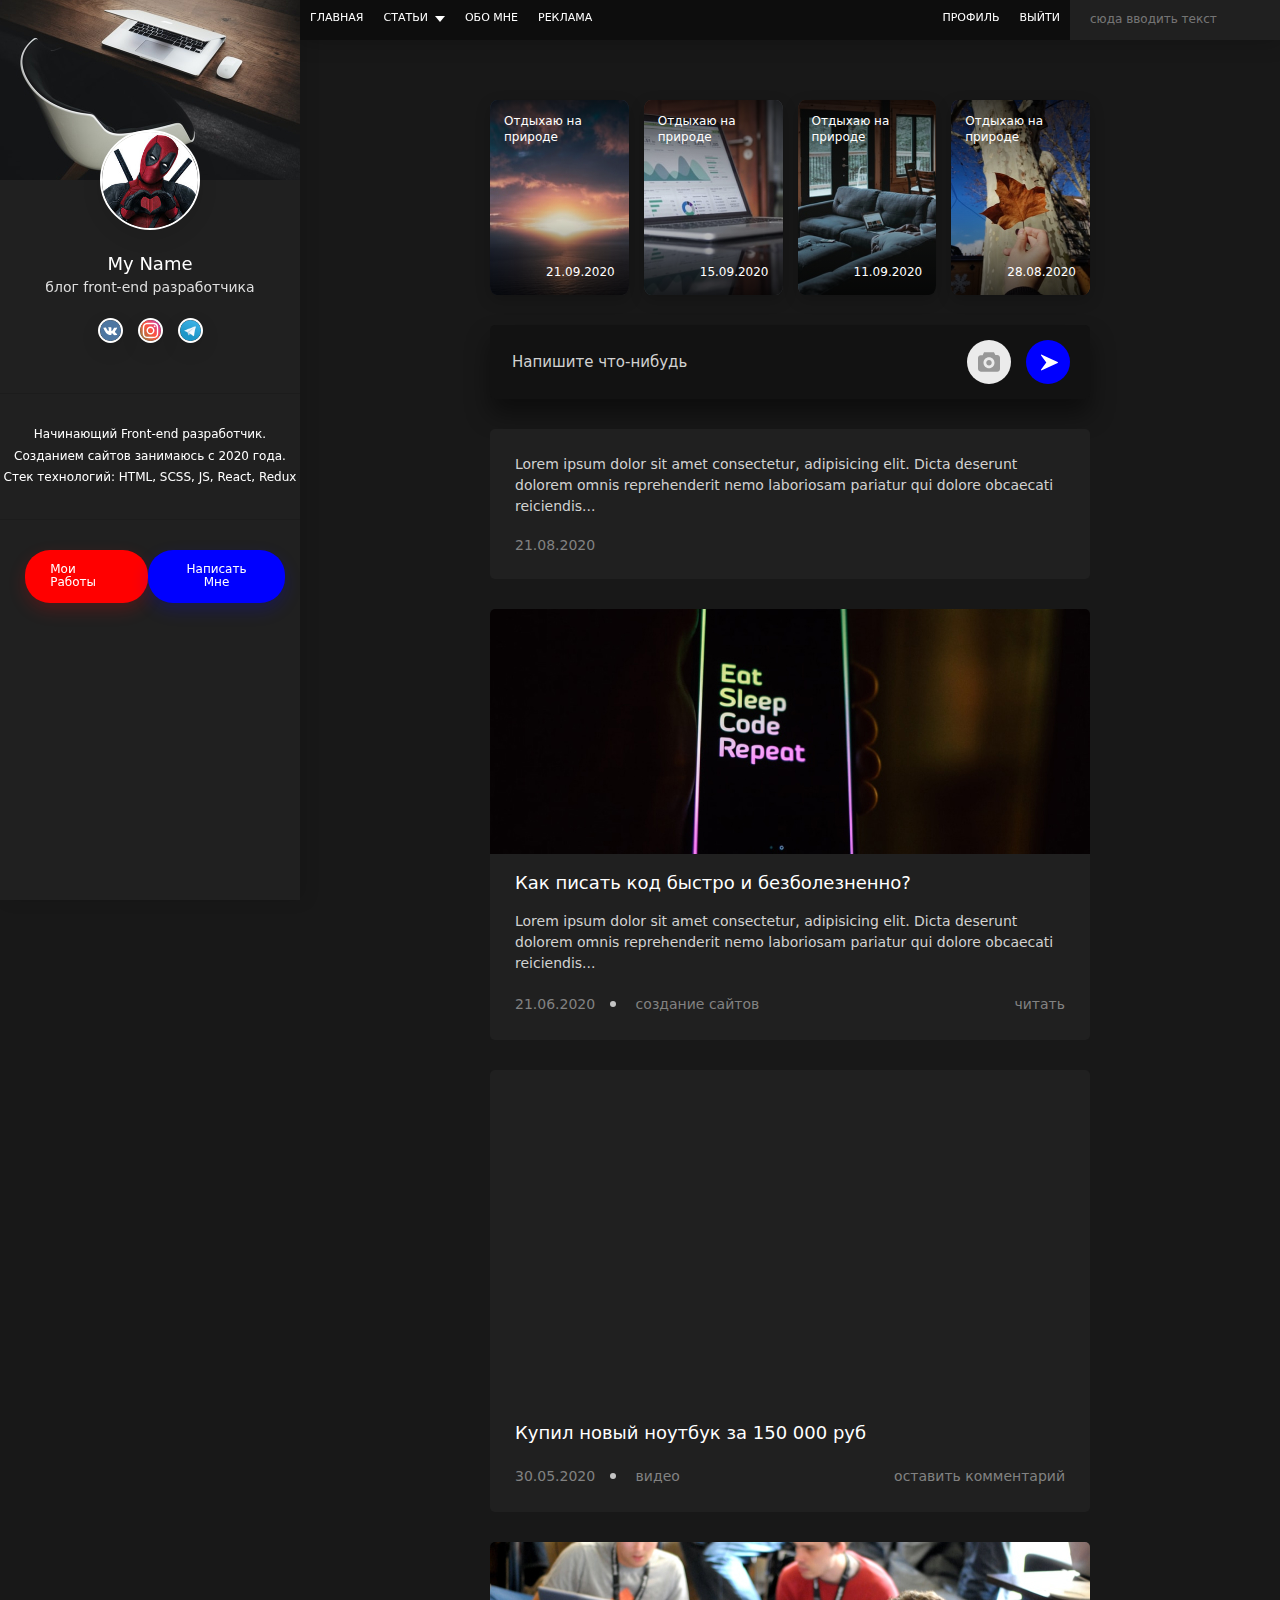
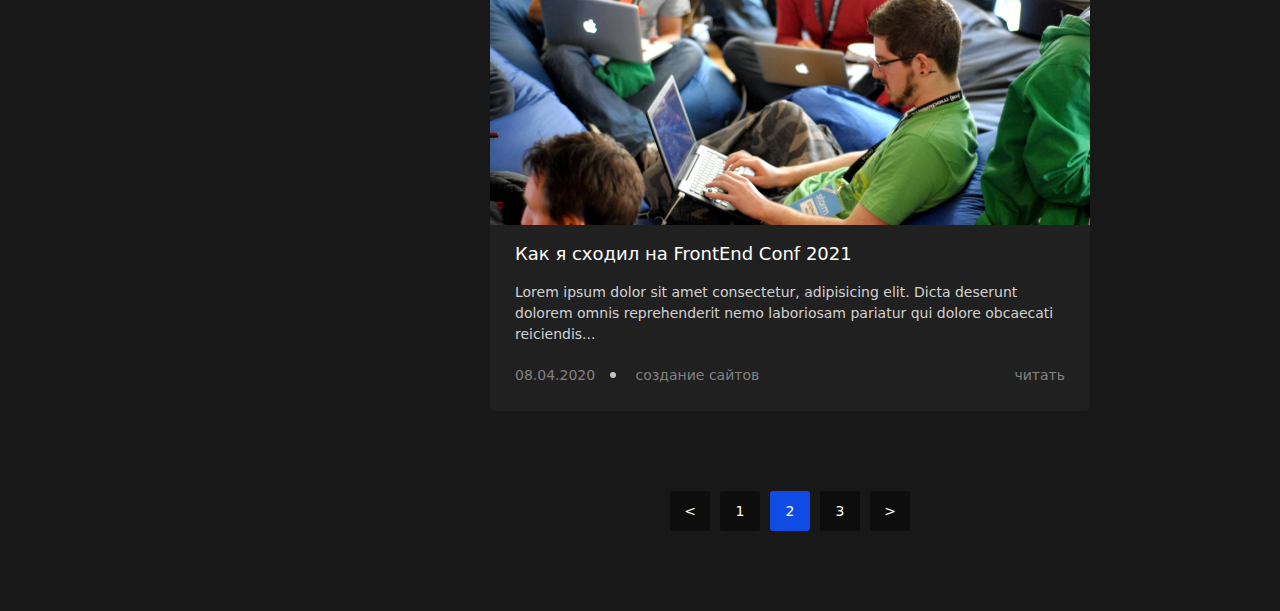
<file: index.html>
<!DOCTYPE html>
<html lang="ru">

<head>
    <meta charset="UTF-8">
    <link rel="stylesheet" href="./assets/style/style.css">
    <meta name="viewport" content="width=device-width, initial-scale=1.0">

    <title>Document</title>
</head>

<body>
    <!--  class="no-scroll" -->
    <div class="page">

        <header class="header">
            <!-- шапка сайта Header -->
            <div class="header__left">
                <nav class="nav">
                    <ul class="nav__list">
                        <li class="nav__item">
                            <a class="nav__link" href="./index.html"> Главная </a>
                        </li>

                        <li class="nav__item">
                            <a class="nav__link has_subnav" href=""> Статьи </a>

                            <ul class="subnav">
                                <li> <a href="#">Создание сайтов</a></li>
                                <li> <a href="#">Интернет-маркетинг</a></li>
                                <li> <a href="#">Продвижение видео</a></li>
                            </ul>

                        </li>

                        <li class="nav__item">
                            <a class="nav__link" href=""> Обо Мне </a>
                        </li>
                        <li class="nav__item">
                            <a class="nav__link" href=""> Реклама </a>
                        </li>
                    </ul>
                </nav>
            </div>

            <button class="burger" type="button" id="sidebarToggle">
                <span class="burger__span"></span>
                <span class="burger__span"></span>
                <span class="burger__span"></span>
            </button>

            <div class="header__right">
                <nav class="nav">
                    <ul class="nav__list">
                        <li class="nav__item">
                            <a class="nav__link" href="./profile.html"> Профиль</a>
                            <!-- возможно динамически менять через js  -->
                        </li>
                        <li class="nav__item">
                            <a class="nav__link" href=""> Выйти</a>
                        </li>
                    </ul>
                </nav>
                <form class="search" action="./search.html" method="get">
                    <!--   method="get" -->
                    <input class="search__input" type="text" placeholder="сюда вводить текст">
                </form>
            </div>

        </header>

        <!-- сайдбар Sidebar -->
        <aside class="sidebar" id="sidebar">
            <div class="sidebar__header"> <img src="./assets/images/sidebar1.jpg" alt="img"> </div>

            <div class="sidebar__content">
                <div class="propfile">
                    <img src="./assets/images/deadpool.jpg" alt="">

                    <div class="propfile__hero">
                        <div class="propfile__name"> My Name </div>
                        <div class="propfile__prof">блог front-end разработчика</div>
                    </div>



                    <ul class="social">
                        <li class="social__item">
                            <a class="social__link" href="#" target="_blank"> <img id="social__img"
                                    src="./assets/images/vk 1.svg" alt="">
                            </a>
                        </li>
                        <li class="social__item">
                            <a class="social__link" href="#" target="_blank"> <img id="social__img"
                                    src="./assets/images/instagram (1) 1.svg" alt=""> </a>
                        </li>
                        <li class="social__item">
                            <a class="social__link" href="#" target="_blank"> <img id="social__img"
                                    src="./assets/images/512px-Telegram_logo.svg.webp" alt=""> </a>
                        </li>
                    </ul>

                    <div class="propfile__text"> Начинающий Front-end разработчик.
                        Созданием сайтов занимаюсь с 2020 года.
                        Стек технологий: HTML, SCSS, JS, React, Redux
                    </div>
                </div> <!-- //s-profile -->
                <nav class="nav  nav--mobile ">
                    <ul class="nav__list">
                        <li class="nav__item">
                            <a class="nav__link" href="./index.html"> Главная </a>
                        </li>

                        <li class="nav__item">
                            <a class="nav__link has_subnav" href=""> Статьи </a>

                            <ul class="subnav">
                                <li> <a href="#">Создание сайтов</a></li>
                                <li> <a href="#">Интернет-маркетинг</a></li>
                                <li> <a href="#">Продвижение видео</a></li>
                            </ul>

                        </li>

                        <li class="nav__item">
                            <a class="nav__link" href=""> Обо Мне </a>
                        </li>
                        <li class="nav__item">
                            <a class="nav__link" href=""> Реклама </a>
                        </li>
                    </ul>
                </nav>
            </div> <!-- //sidebar__content -->

            <div class="sidebar__footer">
                <a class="btn btn--red" href="./works.html"> Мои Работы</a>
                <button class="btn btn--blue" type="button" data-modal="contact-modal"> Написать Мне</button>
            </div>

        </aside>

        <main class="main ">
            <!--маин main -->
            <div class="container">

                <!--stories -->
                <div class="stories">
                    <div class="stories__item" data-modal="story-modal">
                        <img class=" stories__preview" src="./assets/images/stories.jpg" alt="srories">
                        <div class="stories__title">Отдыхаю на природе</div>
                        <div class="stories__date">21.09.2020</div>
                    </div>
                    <div class="stories__item">
                        <img class="stories__preview" src="./assets/images/stories2.jpg" alt="srories">
                        <div class="stories__title">Отдыхаю на природе</div>
                        <div class="stories__date">15.09.2020</div>
                    </div>
                    <div class="stories__item">
                        <img class="stories__preview" src="./assets/images/stories3.jpg" alt="srories">
                        <div class="stories__title">Отдыхаю на природе</div>
                        <div class="stories__date">11.09.2020</div>
                    </div>
                    <div class="stories__item">
                        <img class="stories__preview" src="./assets/images/stories4.jpg" alt="srories">
                        <div class="stories__title">Отдыхаю на природе</div>
                        <div class="stories__date">28.08.2020</div>
                    </div>
                </div>

                <!-- Add post -->
                <div class="add-post">
                    <form class="add-post__form" action="/" method="post">
                        <input class="add-post__form__text" name="post-text" placeholder="Напишите что-нибудь"> </input>
                        <div class="add-post__form-actions">
                            <label class="add-post__file" for="add-post-file">
                                <input type="file" id="add-post-file"> <!-- кнопка добавить файл с фотиком -->
                            </label>
                            <button class="add-post__send" type="submit">
                                <!-- синяя кнопка сабмит со стрелкой -->
                                <!-- <img src="./assets/images/form_send2222.svg" alt="Отправить"> -->
                            </button>
                        </div>
                    </form> <!-- // Add post - form -->
                </div> <!-- // Add post -->

                <div class="post">
                    <div class="post__content">
                        <p class="post__description">Lorem ipsum dolor sit amet consectetur, adipisicing elit.
                            Dicta deserunt dolorem omnis reprehenderit nemo laboriosam
                            pariatur qui dolore obcaecati reiciendis...
                        </p>
                    </div>
                    <div class="post__footer">
                        <ul class="post__data">
                            <li class="post__data-item">
                                <time datetime="2020-06-21"> 21.08.2020 </time>
                            </li>
                        </ul>
                    </div>
                </div>

                <div class="post">
                    <div class="post__header post__header__preview">
                        <a href=""> <img src="./assets/images/post_image.jpg" alt="postImage"> </a>
                    </div>
                    <div class="post__content">
                        <h2 class="post__title"><a href="#">Как писать код быстро и безболезненно?</a> </h2>
                        <p class="post__description">Lorem ipsum dolor sit amet consectetur, adipisicing elit.
                            Dicta deserunt dolorem omnis reprehenderit nemo laboriosam
                            pariatur qui dolore obcaecati reiciendis...
                        </p>
                    </div>
                    <div class="post__footer">
                        <ul class="post__data">
                            <li class="post__data-item">
                                <time datetime="2020-06-21"> 21.06.2020 </time>
                            </li>
                            <li class="post__data-item">
                                <a href="#"> создание сайтов </a>
                            </li>
                        </ul>
                        <a href="#"> читать </a>
                    </div>
                </div>


                <div class="post">
                    <div class="post__header ">
                        <div class="video">
                            <iframe src="//www.youtube.com/embed/vUYjutTSBOw" frameborder="0"
                                allow="accelerometer; autoplay; encrypted-media; gyroscope; picture-in-picture"
                                allowfullscreen>
                            </iframe>
                        </div>
                    </div>
                    <div class="post__content">
                        <h2 class="post__title"><a href="#">Купил новый ноутбук за 150 000 руб</a> </h2>

                    </div>
                    <div class="post__footer">
                        <ul class="post__data">
                            <li class="post__data-item">
                                <time datetime="2020-05-30"> 30.05.2020 </time>
                            </li>
                            <li class="post__data-item">
                                <a href="#"> видео</a>
                            </li>
                        </ul>
                        <a href="#"> оставить комментарий </a>
                    </div>
                </div>

                <div class="post">
                    <div class="post__header post__header__preview">
                        <a href="./post.html"> <img src="./assets/images/post_image222.jpg" alt="postImage"> </a>
                    </div>
                    <div class="post__content">
                        <h2 class="post__title"><a href="./post.html">Как я сходил на FrontEnd Conf 2021</a> </h2>
                        <p class="post__description">Lorem ipsum dolor sit amet consectetur, adipisicing elit.
                            Dicta deserunt dolorem omnis reprehenderit nemo laboriosam
                            pariatur qui dolore obcaecati reiciendis...
                        </p>
                    </div>
                    <div class="post__footer">
                        <ul class="post__data">
                            <li class="post__data-item">
                                <time datetime="2020-04-21"> 08.04.2020 </time>
                            </li>
                            <li class="post__data-item">
                                <a href="#"> создание сайтов </a>
                            </li>
                        </ul>
                        <a href="./post.html"> читать </a>
                    </div>
                </div>

                <ul class="pagination">
                    <li class="pagination__item">
                        <a class="pagination__link" href="#"> &lt; </a>
                    </li>

                    <li class="pagination__item">
                        <a class="pagination__link" href="#"> 1 </a>
                    </li>

                    <li class="pagination__item ">
                        <a class="pagination__link active" href="#">2 </a>
                    </li>

                    <li class="pagination__item">
                        <a class="pagination__link" href="#">3 </a>
                    </li>

                    <li class="pagination__item">
                        <a class="pagination__link" href="#"> &gt; </a>
                    </li>

                </ul>


            </div>
        </main> <!-- // main -->

        <div class="page__mask"></div>
    </div> <!-- // page -->


    <div class="modal">
        <!-- modal content -->
        <div class="modal__content">

            <form class="form form--auth" action="/" method="post">
                <div class="form__group form--md">
                    <input class="form__control" type="text" placeholder="Ваше Имя" value="">
                    <span class="form__line"></span>
                </div>

                <div class="form__group form--md">
                    <input class="form__control" type="text" placeholder="Ваш email" value="">
                    <span class="form__line"></span>
                </div>

                <div class="form__group form--md">
                    <input class="form__control" type="text" placeholder="Текст сообщения" value="">
                    <span class="form__line"></span>
                </div>

                <div class="form__footer">
                    <button type="submit" class="btn btn--blue btn--work"> Отправить </button>
                </div>
            </form>

            <button class="modal__close btn--close" type="button"> <img src="./assets/images/cancel.svg"
                    alt="cancel"></button>

            <div class="modal__footer">
                e-mail:<a href="mailto:info@mywebsite.ru"> info@mywebsite.ru</a>
                тел:<a href="tel:+794323285622">+943-232-856-22</a>
            </div>

        </div> <!-- // modal__content -->
    </div> <!-- // modal -->

    <div class=" ShareModal">
        <!-- ShareModal -->
        <div class="ShareModal__content">

            <button class="modal__close btn--close" type="button"> <img src="./assets/images/cancel.svg"
                    alt="cancel"></button>

            <div class="ShareModal__socialIcons">
                <a class="ShareModal__socialIcon href=" #"> <img src="./assets/images/facebook cocial.svg" alt=""> </a>
                <a class="ShareModal__socialIcon href=" #"> <img src="./assets/images/twitter cocial.svg" alt=""> </a>
                <a class="ShareModal__socialIcon href=" #"> <img src="./assets/images/vk cocial.svg" alt=""> </a>
                <a class="ShareModal__socialIcon href=" #"> <img src="./assets/images/copy 1.svg" alt=""> </a>

            </div>

        </div>
    </div> <!-- // ShareModal -->

    <div class="videoModal">
        <div class="modal__content modal__content--story">
            <video class="modal__video" src="" poster="https://placehold.it/420x580"></video>
        </div>
    </div>

    <script src="./assets/js/app.js"> </script>
</body>

</html>
</file>
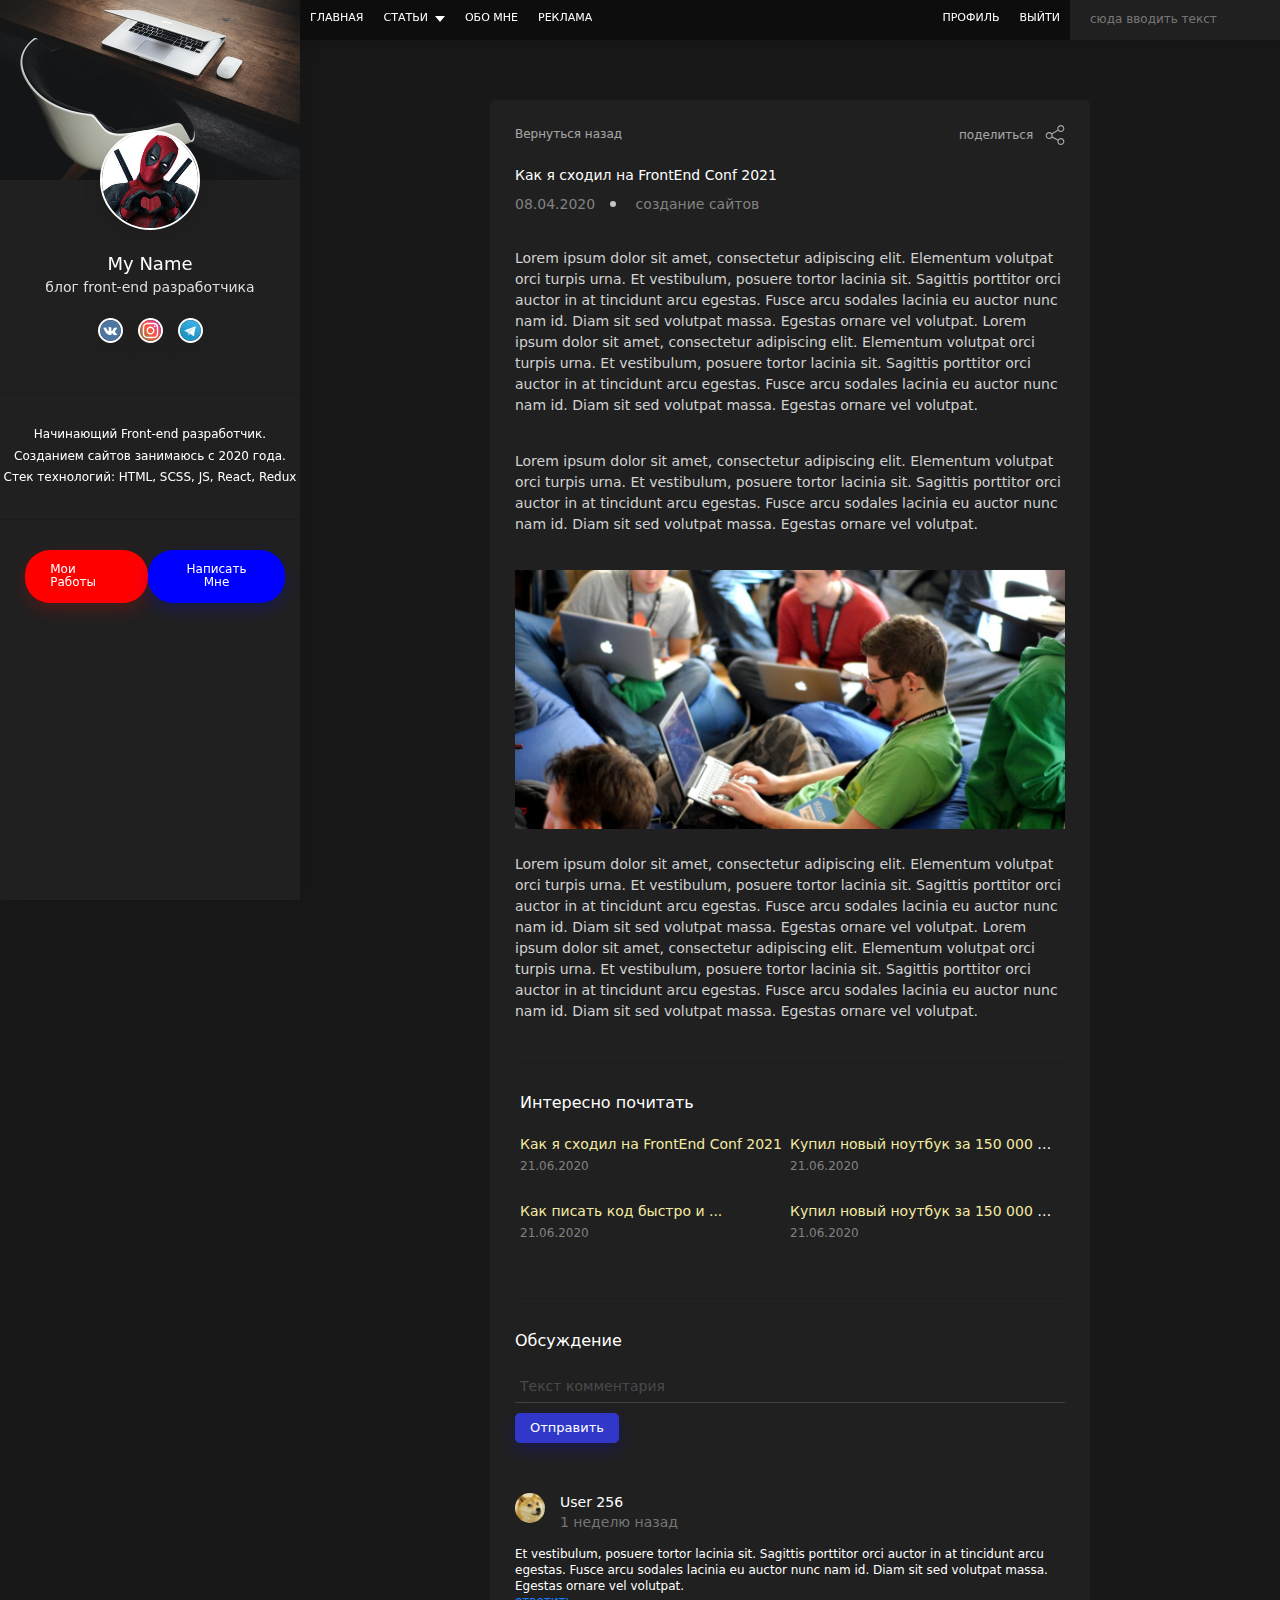
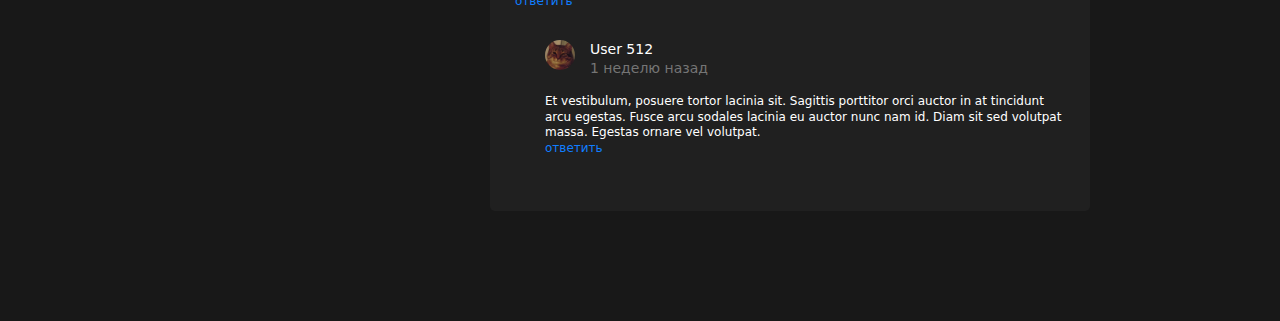
<file: post.html>
<!DOCTYPE html>
<html lang="ru">

<head>
    <meta charset="UTF-8">
    <link rel="stylesheet" href="./assets/style/style.css">
    <meta name="viewport" content="width=device-width, initial-scale=1.0">

    <title>Document</title>
</head>

<body class="show-sidebar">

    <div class="page">

        <header class="header">
            <!-- шапка сайта Header -->
            <div class="header__left">
                <nav class="nav">
                    <ul class="nav__list">
                        <li class="nav__item">
                            <a class="nav__link" href="./index.html"> Главная </a>
                        </li>

                        <li class="nav__item">
                            <a class="nav__link has_subnav" href=""> Статьи </a>

                            <ul class="subnav">
                                <li> <a href="#">Создание сайтов</a></li>
                                <li> <a href="#">Интернет-маркетинг</a></li>
                                <li> <a href="#">Продвижение видео</a></li>
                            </ul>

                        </li>

                        <li class="nav__item">
                            <a class="nav__link" href=""> Обо Мне </a>
                        </li>
                        <li class="nav__item">
                            <a class="nav__link" href=""> Реклама </a>
                        </li>
                    </ul>
                </nav>
            </div>

            <button class="burger" type="button" id="sidebarToggle">
                <span class="burger__span"></span>
                <span class="burger__span"></span>
                <span class="burger__span"></span>
            </button>

            <div class="header__right">
                <nav class="nav">
                    <ul class="nav__list">
                        <li class="nav__item">
                            <a class="nav__link" href="./profile.html"> Профиль</a>
                            <!-- возможно динамически менять через js  -->
                        </li>
                        <li class="nav__item">
                            <a class="nav__link" href=""> Выйти</a>
                        </li>
                    </ul>
                </nav>
                <form class="search" action="./search.html" method="get">
                    <!--   method="get" -->
                    <input class="search__input" type="text" placeholder="сюда вводить текст">
                </form>
            </div>

        </header>

        <!-- сайдбар Sidebar -->
        <aside class="sidebar" id="sidebar">
            <div class="sidebar__header"> <img src="./assets/images/sidebar1.jpg" alt="img"> </div>

            <div class="sidebar__content">
                <div class="propfile">
                    <img src="./assets/images/deadpool.jpg" alt="">

                    <div class="propfile__hero">
                        <div class="propfile__name"> My Name </div>
                        <div class="propfile__prof">блог front-end разработчика</div>
                    </div>



                    <ul class="social">
                        <li class="social__item">
                            <a class="social__link" href="#" target="_blank"> <img id="social__img"
                                    src="./assets/images/vk 1.svg" alt="">
                            </a>
                        </li>
                        <li class="social__item">
                            <a class="social__link" href="#" target="_blank"> <img id="social__img"
                                    src="./assets/images/instagram (1) 1.svg" alt=""> </a>
                        </li>
                        <li class="social__item">
                            <a class="social__link" href="#" target="_blank"> <img id="social__img"
                                    src="./assets/images/512px-Telegram_logo.svg.webp" alt=""> </a>
                        </li>
                    </ul>

                    <div class="propfile__text"> Начинающий Front-end разработчик.
                        Созданием сайтов занимаюсь с 2020 года.
                        Стек технологий: HTML, SCSS, JS, React, Redux
                    </div>
                </div> <!-- //s-profile -->
                <nav class="nav  nav--mobile ">
                    <ul class="nav__list">
                        <li class="nav__item">
                            <a class="nav__link" href="./index.html"> Главная </a>
                        </li>

                        <li class="nav__item">
                            <a class="nav__link has_subnav" href=""> Статьи </a>

                            <ul class="subnav">
                                <li> <a href="#">Создание сайтов</a></li>
                                <li> <a href="#">Интернет-маркетинг</a></li>
                                <li> <a href="#">Продвижение видео</a></li>
                            </ul>

                        </li>

                        <li class="nav__item">
                            <a class="nav__link" href=""> Обо Мне </a>
                        </li>
                        <li class="nav__item">
                            <a class="nav__link" href=""> Реклама </a>
                        </li>
                    </ul>
                </nav>
            </div> <!-- //sidebar__content -->

            <div class="sidebar__footer">
                <a class="btn btn--red" href="./works.html"> Мои Работы</a>
                <button class="btn btn--blue" type="button" data-modal="contact-modal"> Написать Мне</button>
            </div>

        </aside>

        <!--маин main -->
        <main class="main ">
            <div class="container">
                <div class="post">
                    <div class="post__actions">
                        <a href="./index.html">Вернуться назад</a>
                        <a href="#">
                            поделиться
                            <img src="./assets/images/share 1.svg" alt="">
                        </a>

                    </div>

                    <div class="post__header">

                        <h2 class="post__title margin-bottom-0"> Как я сходил на FrontEnd Conf 2021 </h2>

                        <ul class="post__data viewPost">
                            <li class="post__data-item">
                                <time datetime="2020-04-21"> 08.04.2020 </time>
                            </li>
                            <li class="post__data-item">
                                <a href="#"> создание сайтов </a>
                            </li>
                        </ul>

                    </div>
                    <div class="post__content">

                        <div class="post__text">

                            <p>Lorem ipsum dolor sit amet, consectetur adipiscing elit. Elementum volutpat orci turpis
                                urna. Et vestibulum, posuere
                                tortor lacinia sit. Sagittis porttitor orci auctor in at tincidunt arcu egestas. Fusce
                                arcu sodales lacinia eu auctor
                                nunc nam id. Diam sit sed volutpat massa. Egestas ornare vel volutpat. Lorem ipsum dolor
                                sit amet, consectetur
                                adipiscing elit. Elementum volutpat orci turpis urna. Et vestibulum, posuere tortor
                                lacinia sit. Sagittis porttitor orci
                                auctor in at tincidunt arcu egestas. Fusce arcu sodales lacinia eu auctor nunc nam id.
                                Diam sit sed volutpat massa.
                                Egestas ornare vel volutpat.
                            </p>
                            <p>Lorem ipsum dolor sit amet, consectetur adipiscing elit. Elementum volutpat orci turpis
                                urna. Et vestibulum, posuere
                                tortor lacinia sit. Sagittis porttitor orci auctor in at tincidunt arcu egestas. Fusce
                                arcu sodales lacinia eu auctor
                                nunc nam id. Diam sit sed volutpat massa. Egestas ornare vel volutpat.
                            </p>

                            <img class="post__image" src="./assets/images/post_image222.jpg" alt="postImage" />

                            <p>Lorem ipsum dolor sit amet, consectetur adipiscing elit. Elementum volutpat orci turpis
                                urna. Et vestibulum, posuere
                                tortor lacinia sit. Sagittis porttitor orci auctor in at tincidunt arcu egestas. Fusce
                                arcu sodales lacinia eu auctor
                                nunc nam id. Diam sit sed volutpat massa. Egestas ornare vel volutpat. Lorem ipsum dolor
                                sit amet, consectetur
                                adipiscing elit. Elementum volutpat orci turpis urna. Et vestibulum, posuere tortor
                                lacinia sit. Sagittis porttitor orci
                                auctor in at tincidunt arcu egestas. Fusce arcu sodales lacinia eu auctor nunc nam id.
                                Diam sit sed volutpat massa.
                                Egestas ornare vel volutpat.</p>

                        </div> <!-- // post__text -->

                        <div class="related">
                            <h3 class="related__title">Интересно почитать</h3>

                            <ul class="related__list">

                                <li class="related__list-item">
                                    <h4 class="related__list-title">
                                        <a href="">Как я сходил на FrontEnd Conf 2021</a>
                                    </h4>
                                    <time class="related__list-date" datetime="2020-06-21">21.06.2020</time>
                                </li>

                                <li class="related__list-item">
                                    <h4 class="related__list-title">
                                        <a href="">Купил новый ноутбук за 150 000 руб</a>
                                    </h4>
                                    <time class="related__list-date" datetime="2020-06-21">21.06.2020</time>
                                </li>
                                <li class="related__list-item">
                                    <h4 class="related__list-title">
                                        <a href="">Как писать код быстро и ...</a>
                                    </h4>
                                    <time class="related__list-date" datetime="2020-06-21">21.06.2020</time>
                                </li>

                                <li class="related__list-item">
                                    <h4 class="related__list-title">
                                        <a href="">Купил новый ноутбук за 150 000 руб</a>
                                    </h4>
                                    <time class="related__list-date" datetime="2020-06-21">21.06.2020</time>
                                </li>

                            </ul>

                        </div> <!-- // related -->


                        <div class="discus">
                            <h3 class="discus__title">обсуждение</h3>

                            <form class="form" action="/" method="post">
                                <div class=" form__group">
                                    <textarea class="form__control" name="comment-text" placeholder="Текст комментария"
                                        type="submit"></textarea>
                                    <button class="btn btn--blue" type="submit">отправить</button>
                                </div>
                            </form>
                        </div>

                        <ul class="comments">
                            <li class="comments__item">
                                <div class="comments__header">
                                    <img class="comments__ava" src="./assets/images/Capture.png" alt="">
                                    <div class="comments__author">
                                        <div class="comments__name"> User 256 </div>
                                        <time class="comments__pubdate"> 1 неделю назад</time>
                                    </div>
                                </div>
                                <div class="comments__text">
                                    <p> Et vestibulum, posuere tortor lacinia sit. Sagittis porttitor orci auctor in
                                        at tincidunt arcu egestas. Fusce arcu
                                        sodales lacinia eu auctor nunc nam id. Diam sit sed volutpat massa. Egestas
                                        ornare vel volutpat. </p>
                                    <button class="comments__reply" type="button">ответить</button>
                                </div>

                                <ul class="comments">
                                    <li class="comments__item">
                                        <div class="comments__header">
                                            <img class="comments__ava" src="./assets/images/Снимок.PNG" alt="">
                                            <div class="comments__author">
                                                <div class="comments__name"> User 512 </div>
                                                <time class="comments__pubdate"> 1 неделю назад</time>
                                            </div>
                                        </div>
                                        <div class="comments__text">
                                            <p> Et vestibulum, posuere tortor lacinia sit. Sagittis porttitor orci
                                                auctor in
                                                at tincidunt arcu egestas. Fusce arcu
                                                sodales lacinia eu auctor nunc nam id. Diam sit sed volutpat massa.
                                                Egestas
                                                ornare vel volutpat. </p>
                                            <button class="comments__reply" type="button">ответить</button>
                                        </div>
                                    </li>
                                </ul>

                            </li>
                        </ul>

                    </div> <!-- // post__content -->


                </div>

            </div>

    </div>
    </main> <!-- // main -->


    </div> <!-- // page -->

    <div class="modal">
        <!-- modal content -->
        <div class="modal__content">

            <form class="form form--auth" action="/" method="post">
                <div class="form__group form--md">
                    <input class="form__control" type="text" placeholder="Ваше Имя" value="">
                    <span class="form__line"></span>
                </div>

                <div class="form__group form--md">
                    <input class="form__control" type="text" placeholder="Ваш email" value="">
                    <span class="form__line"></span>
                </div>

                <div class="form__group form--md">
                    <input class="form__control" type="text" placeholder="Текст сообщения" value="">
                    <span class="form__line"></span>
                </div>

                <div class="form__footer">
                    <button type="submit" class="btn btn--blue btn--work"> Отправить </button>
                </div>
            </form>

            <button class="modal__close btn--close" type="button"> <img src="./assets/images/cancel.svg"
                    alt="cancel"></button>

            <div class="modal__footer">
                e-mail:<a href="mailto:info@mywebsite.ru"> info@mywebsite.ru</a>
                тел:<a href="tel:+794323285622">+943-232-856-22</a>
            </div>

        </div> <!-- // modal__content -->
    </div> <!-- // modal -->

    <div class=" ShareModal">
        <!-- ShareModal -->
        <div class="ShareModal__content">

            <button class="modal__close btn--close" type="button"> <img src="./assets/images/cancel.svg"
                    alt="cancel"></button>

            <div class="ShareModal__socialIcons">
                <a class="ShareModal__socialIcon href=" #"> <img src="./assets/images/facebook cocial.svg" alt=""> </a>
                <a class="ShareModal__socialIcon href=" #"> <img src="./assets/images/twitter cocial.svg" alt=""> </a>
                <a class="ShareModal__socialIcon href=" #"> <img src="./assets/images/vk cocial.svg" alt=""> </a>
                <a class="ShareModal__socialIcon href=" #"> <img src="./assets/images/copy 1.svg" alt=""> </a>

            </div>

        </div>
    </div> <!-- // ShareModal -->

    <script src="./assets/js/app.js"> </script>
</body>

</html>
</file>
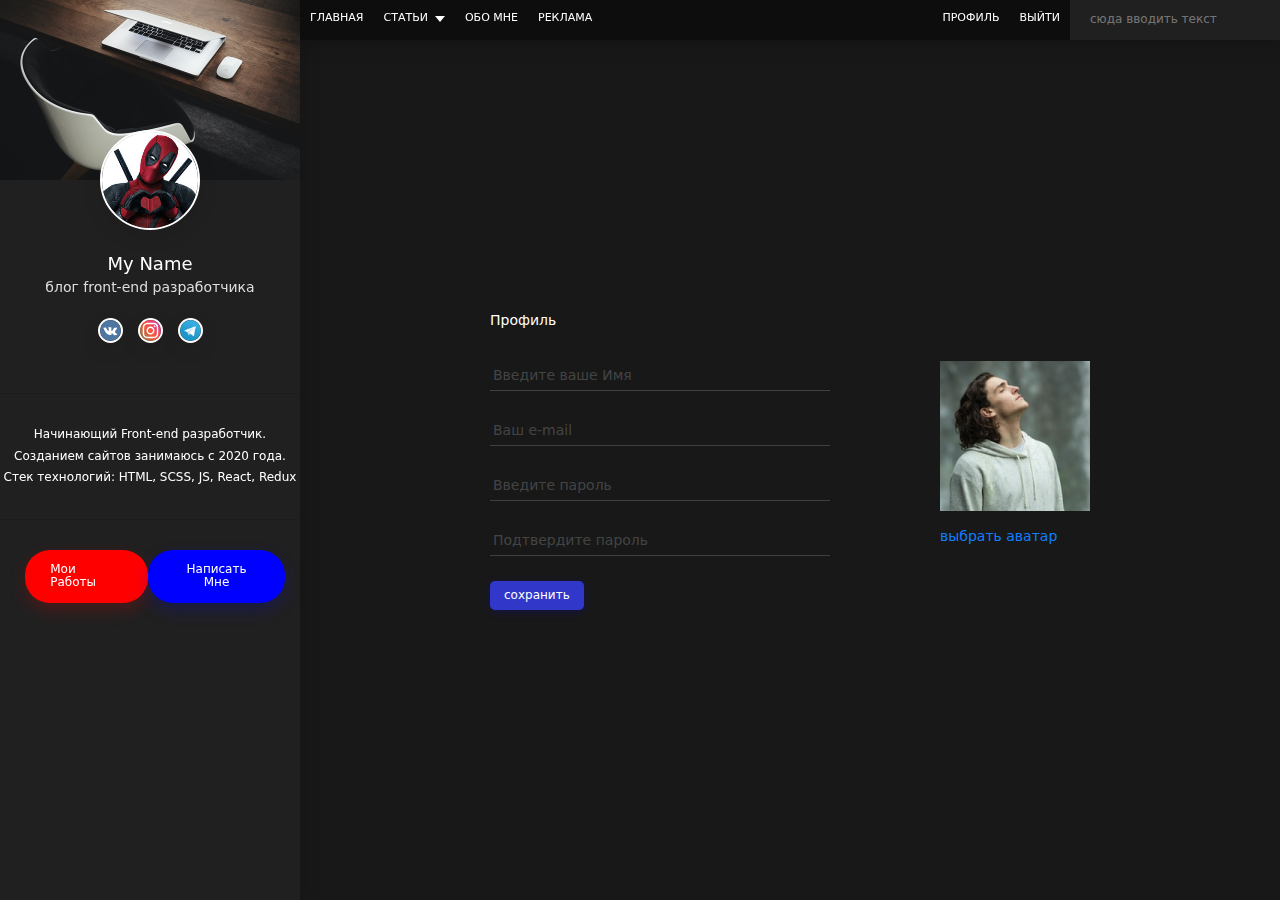
<file: profile.html>
<!DOCTYPE html>
<html lang="ru">

<head>
    <meta charset="UTF-8">
    <link rel="stylesheet" href="./assets/style/style.css">
    <meta name="viewport" content="width=device-width, initial-scale=1.0">

    <title>Works</title>
</head>

<body class="show-sidebar">

    <div class="page">

        <header class="header">
            <!-- шапка сайта Header -->
            <div class="header__left">
                <nav class="nav">
                    <ul class="nav__list">
                        <li class="nav__item">
                            <a class="nav__link" href="./index.html"> Главная </a>
                        </li>

                        <li class="nav__item">
                            <a class="nav__link has_subnav" href=""> Статьи </a>

                            <ul class="subnav">
                                <li> <a href="#">Создание сайтов</a></li>
                                <li> <a href="#">Интернет-маркетинг</a></li>
                                <li> <a href="#">Продвижение видео</a></li>
                            </ul>

                        </li>

                        <li class="nav__item">
                            <a class="nav__link" href=""> Обо Мне </a>
                        </li>
                        <li class="nav__item">
                            <a class="nav__link" href=""> Реклама </a>
                        </li>
                    </ul>
                </nav>
            </div>

            <button class="burger" type="button" id="sidebarToggle">
                <span class="burger__span"></span>
                <span class="burger__span"></span>
                <span class="burger__span"></span>
            </button>

            <div class="header__right">
                <nav class="nav">
                    <ul class="nav__list">
                        <li class="nav__item">
                            <a class="nav__link" href="./profile.html"> Профиль</a>
                            <!-- возможно динамически менять через js  -->
                        </li>
                        <li class="nav__item">
                            <a class="nav__link" href=""> Выйти</a>
                        </li>
                    </ul>
                </nav>
                <form class="search" action="./search.html" method="get">
                    <!--   method="get" -->
                    <input class="search__input" type="text" placeholder="сюда вводить текст">
                </form>
            </div>

        </header>

        <!-- сайдбар Sidebar -->
        <aside class="sidebar" id="sidebar">
            <div class="sidebar__header"> <img src="./assets/images/sidebar1.jpg" alt="img"> </div>

            <div class="sidebar__content">
                <div class="propfile">
                    <img src="./assets/images/deadpool.jpg" alt="">

                    <div class="propfile__hero">
                        <div class="propfile__name"> My Name </div>
                        <div class="propfile__prof">блог front-end разработчика</div>
                    </div>



                    <ul class="social">
                        <li class="social__item">
                            <a class="social__link" href="#" target="_blank"> <img id="social__img"
                                    src="./assets/images/vk 1.svg" alt="">
                            </a>
                        </li>
                        <li class="social__item">
                            <a class="social__link" href="#" target="_blank"> <img id="social__img"
                                    src="./assets/images/instagram (1) 1.svg" alt=""> </a>
                        </li>
                        <li class="social__item">
                            <a class="social__link" href="#" target="_blank"> <img id="social__img"
                                    src="./assets/images/512px-Telegram_logo.svg.webp" alt=""> </a>
                        </li>
                    </ul>

                    <div class="propfile__text"> Начинающий Front-end разработчик.
                        Созданием сайтов занимаюсь с 2020 года.
                        Стек технологий: HTML, SCSS, JS, React, Redux
                    </div>
                </div> <!-- //s-profile -->
                <nav class="nav  nav--mobile ">
                    <ul class="nav__list">
                        <li class="nav__item">
                            <a class="nav__link" href="./index.html"> Главная </a>
                        </li>

                        <li class="nav__item">
                            <a class="nav__link has_subnav" href=""> Статьи </a>

                            <ul class="subnav">
                                <li> <a href="#">Создание сайтов</a></li>
                                <li> <a href="#">Интернет-маркетинг</a></li>
                                <li> <a href="#">Продвижение видео</a></li>
                            </ul>

                        </li>

                        <li class="nav__item">
                            <a class="nav__link" href=""> Обо Мне </a>
                        </li>
                        <li class="nav__item">
                            <a class="nav__link" href=""> Реклама </a>
                        </li>
                    </ul>
                </nav>
            </div> <!-- //sidebar__content -->

            <div class="sidebar__footer">
                <a class="btn btn--red" href="./works.html"> Мои Работы</a>
                <button class="btn btn--blue" type="button" data-modal="contact-modal"> Написать Мне</button>
            </div>

        </aside>

        <!--маин main -->
        <main class="main ">
            <div class="container">
                <h1 class="page__title"> Профиль </h1>


                <div class="cabinet">
                    <div class="cabinet__form">

                        <form class="form" action="/" method="post">
                            <div class="form__group form--md">
                                <input class="form__control" type="text" placeholder="Введите ваше Имя" value="">
                                <span class="form__line"></span>
                            </div>

                            <div class="form__group form--md">
                                <input class="form__control" type="text" placeholder="Ваш e-mail" value="">
                                <span class="form__line"></span>
                            </div>

                            <div class="form__group form--md">
                                <input class="form__control" type="password" placeholder="Введите пароль" value="">
                                <span class="form__line"></span>
                            </div>

                            <div class="form__group form--md">
                                <input class="form__control" type="password" placeholder="Подтвердите пароль" value="">
                                <span class="form__line"></span>
                            </div>

                            <div class="form__footer ">
                                <button type="submit" class="btn btn--blue btn--work"> сохранить </button>
                            </div>
                        </form>

                    </div>


                    <div class="cabinet__avatar">
                        <img src="./assets/images/avatar.png" alt="">

                        <label class="cabinet__file">
                            <input type="file">
                            выбрать аватар
                        </label>

                    </div>
                </div>



            </div> <!-- //container  -->
        </main> <!-- // main -->
    </div><!-- // page -->



    <div class="modal">
        <!-- modal content -->
        <div class="modal__content">

            <form class="form form--auth" action="/" method="post">
                <div class="form__group form--md">
                    <input class="form__control" type="text" placeholder="Ваше Имя" value="">
                    <span class="form__line"></span>
                </div>

                <div class="form__group form--md">
                    <input class="form__control" type="text" placeholder="Ваш email" value="">
                    <span class="form__line"></span>
                </div>

                <div class="form__group form--md">
                    <input class="form__control" type="text" placeholder="Текст сообщения" value="">
                    <span class="form__line"></span>
                </div>

                <div class="form__footer">
                    <button type="submit" class="btn btn--blue btn--work"> Отправить </button>
                </div>
            </form>

            <button class="modal__close btn--close" type="button"> <img src="./assets/images/cancel.svg"
                    alt="cancel"></button>

            <div class="modal__footer">
                e-mail:<a href="mailto:info@mywebsite.ru"> info@mywebsite.ru</a>
                тел:<a href="tel:+794323285622">+943-232-856-22</a>
            </div>

        </div> <!-- // modal__content -->
    </div> <!-- // modal -->

    <div class=" ShareModal">
        <!-- ShareModal -->
        <div class="ShareModal__content">

            <button class="modal__close btn--close" type="button"> <img src="./assets/images/cancel.svg"
                    alt="cancel"></button>

            <div class="ShareModal__socialIcons">
                <a class="ShareModal__socialIcon href=" #"> <img src="./assets/images/facebook cocial.svg" alt=""> </a>
                <a class="ShareModal__socialIcon href=" #"> <img src="./assets/images/twitter cocial.svg" alt=""> </a>
                <a class="ShareModal__socialIcon href=" #"> <img src="./assets/images/vk cocial.svg" alt=""> </a>
                <a class="ShareModal__socialIcon href=" #"> <img src="./assets/images/copy 1.svg" alt=""> </a>

            </div>

        </div>
    </div> <!-- // ShareModal -->



    <script src="./assets/js/app.js"> </script>
</body>

</html>
</file>
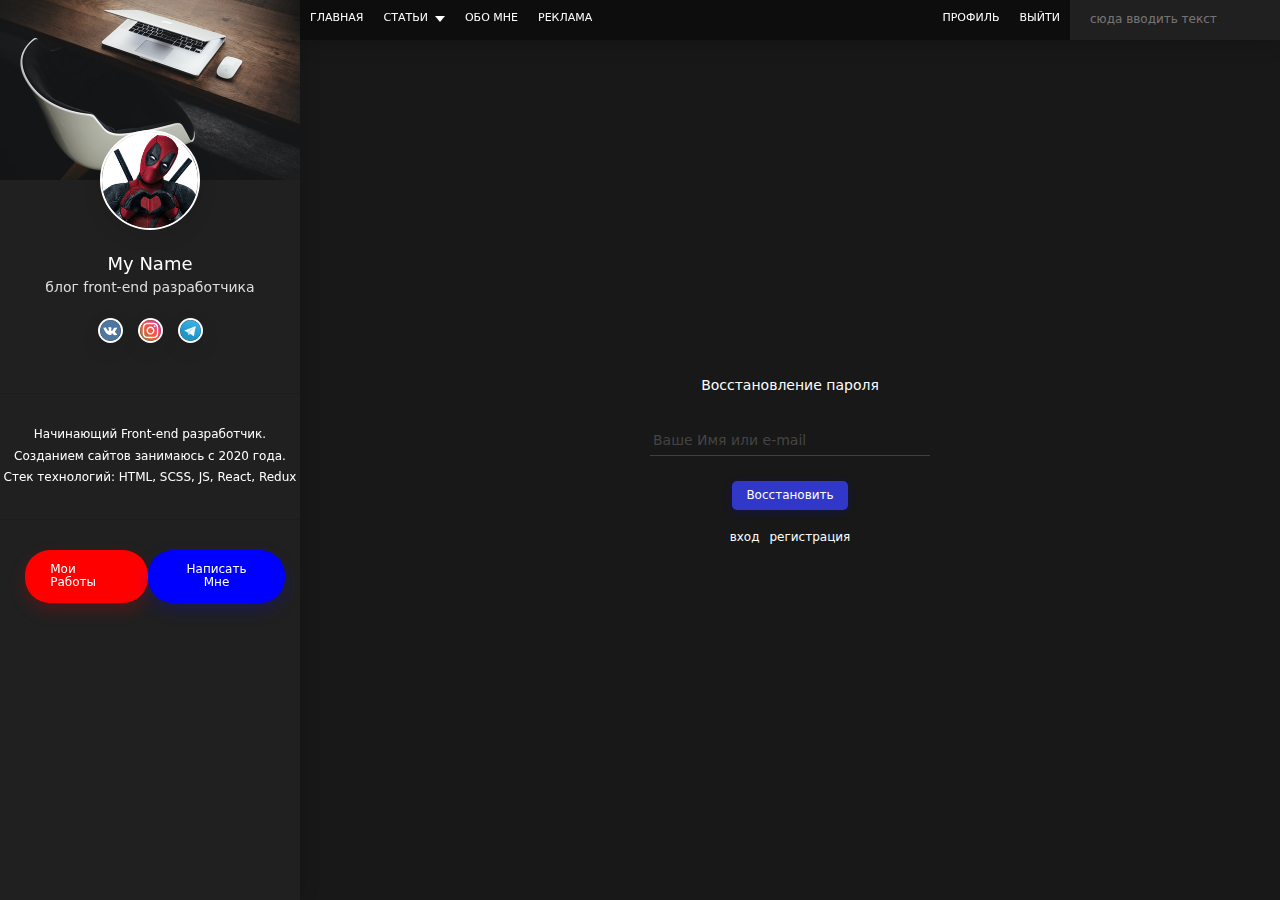
<file: recovery.html>
<!DOCTYPE html>
<html lang="ru">

<head>
    <meta charset="UTF-8">
    <link rel="stylesheet" href="./assets/style/style.css">
    <meta name="viewport" content="width=device-width, initial-scale=1.0">

    <title>Works</title>
</head>

<body class="show-sidebar">

    <div class="page">

        <header class="header">
            <!-- шапка сайта Header -->
            <div class="header__left">
                <nav class="nav">
                    <ul class="nav__list">
                        <li class="nav__item">
                            <a class="nav__link" href="./index.html"> Главная </a>
                        </li>

                        <li class="nav__item">
                            <a class="nav__link has_subnav" href=""> Статьи </a>

                            <ul class="subnav">
                                <li> <a href="#">Создание сайтов</a></li>
                                <li> <a href="#">Интернет-маркетинг</a></li>
                                <li> <a href="#">Продвижение видео</a></li>
                            </ul>

                        </li>

                        <li class="nav__item">
                            <a class="nav__link" href=""> Обо Мне </a>
                        </li>
                        <li class="nav__item">
                            <a class="nav__link" href=""> Реклама </a>
                        </li>
                    </ul>
                </nav>
            </div>

            <button class="burger" type="button" id="sidebarToggle">
                <span class="burger__span"></span>
                <span class="burger__span"></span>
                <span class="burger__span"></span>
            </button>

            <div class="header__right">
                <nav class="nav">
                    <ul class="nav__list">
                        <li class="nav__item">
                            <a class="nav__link" href="./profile.html"> Профиль</a>
                            <!-- возможно динамически менять через js  -->
                        </li>
                        <li class="nav__item">
                            <a class="nav__link" href=""> Выйти</a>
                        </li>
                    </ul>
                </nav>
                <form class="search" action="./search.html" method="get">
                    <!--   method="get" -->
                    <input class="search__input" type="text" placeholder="сюда вводить текст">
                </form>
            </div>

        </header>

        <!-- сайдбар Sidebar -->
        <aside class="sidebar" id="sidebar">
            <div class="sidebar__header"> <img src="./assets/images/sidebar1.jpg" alt="img"> </div>

            <div class="sidebar__content">
                <div class="propfile">
                    <img src="./assets/images/deadpool.jpg" alt="">

                    <div class="propfile__hero">
                        <div class="propfile__name"> My Name </div>
                        <div class="propfile__prof">блог front-end разработчика</div>
                    </div>



                    <ul class="social">
                        <li class="social__item">
                            <a class="social__link" href="#" target="_blank"> <img id="social__img"
                                    src="./assets/images/vk 1.svg" alt="">
                            </a>
                        </li>
                        <li class="social__item">
                            <a class="social__link" href="#" target="_blank"> <img id="social__img"
                                    src="./assets/images/instagram (1) 1.svg" alt=""> </a>
                        </li>
                        <li class="social__item">
                            <a class="social__link" href="#" target="_blank"> <img id="social__img"
                                    src="./assets/images/512px-Telegram_logo.svg.webp" alt=""> </a>
                        </li>
                    </ul>

                    <div class="propfile__text"> Начинающий Front-end разработчик.
                        Созданием сайтов занимаюсь с 2020 года.
                        Стек технологий: HTML, SCSS, JS, React, Redux
                    </div>
                </div> <!-- //s-profile -->
                <nav class="nav  nav--mobile ">
                    <ul class="nav__list">
                        <li class="nav__item">
                            <a class="nav__link" href="./index.html"> Главная </a>
                        </li>

                        <li class="nav__item">
                            <a class="nav__link has_subnav" href=""> Статьи </a>

                            <ul class="subnav">
                                <li> <a href="#">Создание сайтов</a></li>
                                <li> <a href="#">Интернет-маркетинг</a></li>
                                <li> <a href="#">Продвижение видео</a></li>
                            </ul>

                        </li>

                        <li class="nav__item">
                            <a class="nav__link" href=""> Обо Мне </a>
                        </li>
                        <li class="nav__item">
                            <a class="nav__link" href=""> Реклама </a>
                        </li>
                    </ul>
                </nav>
            </div> <!-- //sidebar__content -->

            <div class="sidebar__footer">
                <a class="btn btn--red" href="./works.html"> Мои Работы</a>
                <button class="btn btn--blue" type="button" data-modal="contact-modal"> Написать Мне</button>
            </div>

        </aside>

        <!--маин main -->
        <main class="main ">
            <div class="container">
                <h1 class="page__title page__title--center"> Восстановление пароля </h1>

                <form class="form form--auth" action="/" method="post">
                    <div class="form__group form--md">
                        <input class="form__control" type="text" placeholder="Ваше Имя или e-mail" value="">
                        <span class="form__line"></span>
                    </div>

                    <div class="form__footer form__footer--center">
                        <button type="submit" class="btn btn--blue btn--work"> Восстановить </button>

                        <ul class="form__footer--list">
                            <li> <a href="./signin.html">вход</a> </li>
                            <li> <a href="./signup.html">регистрация</a> </li>
                        </ul>

                    </div>

                </form>


            </div> <!-- //container  -->
        </main> <!-- // main -->
    </div><!-- // page -->

    <div class="modal">
        <!-- modal content -->
        <div class="modal__content">

            <form class="form form--auth" action="/" method="post">
                <div class="form__group form--md">
                    <input class="form__control" type="text" placeholder="Ваше Имя" value="">
                    <span class="form__line"></span>
                </div>

                <div class="form__group form--md">
                    <input class="form__control" type="text" placeholder="Ваш email" value="">
                    <span class="form__line"></span>
                </div>

                <div class="form__group form--md">
                    <input class="form__control" type="text" placeholder="Текст сообщения" value="">
                    <span class="form__line"></span>
                </div>

                <div class="form__footer">
                    <button type="submit" class="btn btn--blue btn--work"> Отправить </button>
                </div>
            </form>

            <button class="modal__close btn--close" type="button"> <img src="./assets/images/cancel.svg"
                    alt="cancel"></button>

            <div class="modal__footer">
                e-mail:<a href="mailto:info@mywebsite.ru"> info@mywebsite.ru</a>
                тел:<a href="tel:+794323285622">+943-232-856-22</a>
            </div>

        </div> <!-- // modal__content -->
    </div> <!-- // modal -->

    <div class=" ShareModal">
        <!-- ShareModal -->
        <div class="ShareModal__content">

            <button class="modal__close btn--close" type="button"> <img src="./assets/images/cancel.svg"
                    alt="cancel"></button>

            <div class="ShareModal__socialIcons">
                <a class="ShareModal__socialIcon href=" #"> <img src="./assets/images/facebook cocial.svg" alt=""> </a>
                <a class="ShareModal__socialIcon href=" #"> <img src="./assets/images/twitter cocial.svg" alt=""> </a>
                <a class="ShareModal__socialIcon href=" #"> <img src="./assets/images/vk cocial.svg" alt=""> </a>
                <a class="ShareModal__socialIcon href=" #"> <img src="./assets/images/copy 1.svg" alt=""> </a>

            </div>

        </div>
    </div> <!-- // ShareModal -->



    <script src="./assets/js/app.js"> </script>
</body>

</html>
</file>
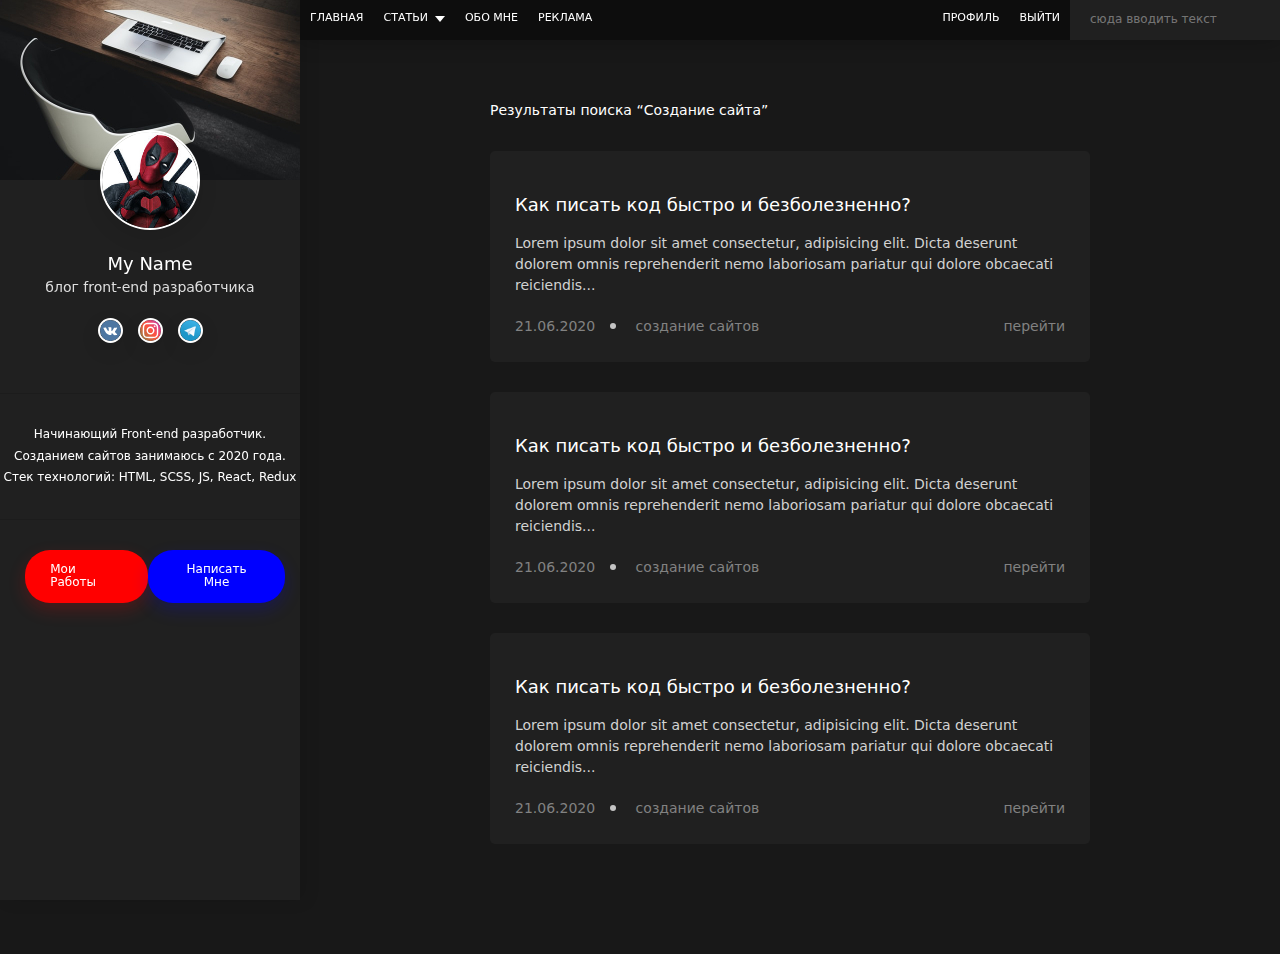
<file: search.html>
<!DOCTYPE html>
<html lang="ru">

<head>
    <meta charset="UTF-8">
    <link rel="stylesheet" href="./assets/style/style.css">
    <meta name="viewport" content="width=device-width, initial-scale=1.0">

    <title>Works</title>
</head>

<body class="show-sidebar">

    <div class="page">

        <header class="header">
            <!-- шапка сайта Header -->
            <div class="header__left">
                <nav class="nav">
                    <ul class="nav__list">
                        <li class="nav__item">
                            <a class="nav__link" href="./index.html"> Главная </a>
                        </li>

                        <li class="nav__item">
                            <a class="nav__link has_subnav" href=""> Статьи </a>

                            <ul class="subnav">
                                <li> <a href="#">Создание сайтов</a></li>
                                <li> <a href="#">Интернет-маркетинг</a></li>
                                <li> <a href="#">Продвижение видео</a></li>
                            </ul>

                        </li>

                        <li class="nav__item">
                            <a class="nav__link" href=""> Обо Мне </a>
                        </li>
                        <li class="nav__item">
                            <a class="nav__link" href=""> Реклама </a>
                        </li>
                    </ul>
                </nav>
            </div>

            <button class="burger" type="button" id="sidebarToggle">
                <span class="burger__span"></span>
                <span class="burger__span"></span>
                <span class="burger__span"></span>
            </button>

            <div class="header__right">
                <nav class="nav">
                    <ul class="nav__list">
                        <li class="nav__item">
                            <a class="nav__link" href="./profile.html"> Профиль</a>
                            <!-- возможно динамически менять через js  -->
                        </li>
                        <li class="nav__item">
                            <a class="nav__link" href=""> Выйти</a>
                        </li>
                    </ul>
                </nav>
                <form class="search" action="./search.html" method="get">
                    <!--   method="get" -->
                    <input class="search__input" type="text" placeholder="сюда вводить текст">
                </form>
            </div>

        </header>

        <!-- сайдбар Sidebar -->
        <aside class="sidebar" id="sidebar">
            <div class="sidebar__header"> <img src="./assets/images/sidebar1.jpg" alt="img"> </div>

            <div class="sidebar__content">
                <div class="propfile">
                    <img src="./assets/images/deadpool.jpg" alt="">

                    <div class="propfile__hero">
                        <div class="propfile__name"> My Name </div>
                        <div class="propfile__prof">блог front-end разработчика</div>
                    </div>



                    <ul class="social">
                        <li class="social__item">
                            <a class="social__link" href="#" target="_blank"> <img id="social__img"
                                    src="./assets/images/vk 1.svg" alt="">
                            </a>
                        </li>
                        <li class="social__item">
                            <a class="social__link" href="#" target="_blank"> <img id="social__img"
                                    src="./assets/images/instagram (1) 1.svg" alt=""> </a>
                        </li>
                        <li class="social__item">
                            <a class="social__link" href="#" target="_blank"> <img id="social__img"
                                    src="./assets/images/512px-Telegram_logo.svg.webp" alt=""> </a>
                        </li>
                    </ul>

                    <div class="propfile__text"> Начинающий Front-end разработчик.
                        Созданием сайтов занимаюсь с 2020 года.
                        Стек технологий: HTML, SCSS, JS, React, Redux
                    </div>
                </div> <!-- //s-profile -->
                <nav class="nav  nav--mobile ">
                    <ul class="nav__list">
                        <li class="nav__item">
                            <a class="nav__link" href="./index.html"> Главная </a>
                        </li>

                        <li class="nav__item">
                            <a class="nav__link has_subnav" href=""> Статьи </a>

                            <ul class="subnav">
                                <li> <a href="#">Создание сайтов</a></li>
                                <li> <a href="#">Интернет-маркетинг</a></li>
                                <li> <a href="#">Продвижение видео</a></li>
                            </ul>

                        </li>

                        <li class="nav__item">
                            <a class="nav__link" href=""> Обо Мне </a>
                        </li>
                        <li class="nav__item">
                            <a class="nav__link" href=""> Реклама </a>
                        </li>
                    </ul>
                </nav>
            </div> <!-- //sidebar__content -->

            <div class="sidebar__footer">
                <a class="btn btn--red" href="./works.html"> Мои Работы</a>
                <button class="btn btn--blue" type="button" data-modal="contact-modal"> Написать Мне</button>
            </div>

        </aside>

        <!--маин main -->
        <main class="main ">
            <div class="container">
                <h1 class="page__title">Результаты поиска “Создание сайта”</h1>


                <div class="post">
                    <div class="post__content">
                        <h2 class="post__title"><a href="#">Как писать код быстро и безболезненно?</a> </h2>
                        <p class="post__description">Lorem ipsum dolor sit amet consectetur, adipisicing elit.
                            Dicta deserunt dolorem omnis reprehenderit nemo laboriosam
                            pariatur qui dolore obcaecati reiciendis...
                        </p>
                    </div>
                    <div class="post__footer">
                        <ul class="post__data">
                            <li class="post__data-item">
                                <time datetime="2020-06-21"> 21.06.2020 </time>
                            </li>
                            <li class="post__data-item">
                                <a href="#"> создание сайтов </a>
                            </li>
                        </ul>
                        <a href="#"> перейти </a>
                    </div>
                </div>


                <div class="post">
                    <div class="post__content">
                        <h2 class="post__title"><a href="#">Как писать код быстро и безболезненно?</a> </h2>
                        <p class="post__description">Lorem ipsum dolor sit amet consectetur, adipisicing elit.
                            Dicta deserunt dolorem omnis reprehenderit nemo laboriosam
                            pariatur qui dolore obcaecati reiciendis...
                        </p>
                    </div>
                    <div class="post__footer">
                        <ul class="post__data">
                            <li class="post__data-item">
                                <time datetime="2020-06-21"> 21.06.2020 </time>
                            </li>
                            <li class="post__data-item">
                                <a href="#"> создание сайтов </a>
                            </li>
                        </ul>
                        <a href="#"> перейти </a>
                    </div>
                </div>

                <div class="post">
                    <div class="post__content">
                        <h2 class="post__title"><a href="#">Как писать код быстро и безболезненно?</a> </h2>
                        <p class="post__description">Lorem ipsum dolor sit amet consectetur, adipisicing elit.
                            Dicta deserunt dolorem omnis reprehenderit nemo laboriosam
                            pariatur qui dolore obcaecati reiciendis...
                        </p>
                    </div>
                    <div class="post__footer">
                        <ul class="post__data">
                            <li class="post__data-item">
                                <time datetime="2020-06-21"> 21.06.2020 </time>
                            </li>
                            <li class="post__data-item">
                                <a href="#"> создание сайтов </a>
                            </li>
                        </ul>
                        <a href="#"> перейти </a>
                    </div>
                </div>




            </div> <!-- //container  -->
        </main> <!-- // main -->
    </div><!-- // page -->


    <div class="modal">
        <!-- modal content -->
        <div class="modal__content">

            <form class="form form--auth" action="/" method="post">
                <div class="form__group form--md">
                    <input class="form__control" type="text" placeholder="Ваше Имя" value="">
                    <span class="form__line"></span>
                </div>

                <div class="form__group form--md">
                    <input class="form__control" type="text" placeholder="Ваш email" value="">
                    <span class="form__line"></span>
                </div>

                <div class="form__group form--md">
                    <input class="form__control" type="text" placeholder="Текст сообщения" value="">
                    <span class="form__line"></span>
                </div>

                <div class="form__footer">
                    <button type="submit" class="btn btn--blue btn--work"> Отправить </button>
                </div>
            </form>

            <button class="modal__close btn--close" type="button"> <img src="./assets/images/cancel.svg"
                    alt="cancel"></button>

            <div class="modal__footer">
                e-mail:<a href="mailto:info@mywebsite.ru"> info@mywebsite.ru</a>
                тел:<a href="tel:+794323285622">+943-232-856-22</a>
            </div>

        </div> <!-- // modal__content -->
    </div> <!-- // modal -->

    <div class=" ShareModal">
        <!-- ShareModal -->
        <div class="ShareModal__content">

            <button class="modal__close btn--close" type="button"> <img src="./assets/images/cancel.svg"
                    alt="cancel"></button>

            <div class="ShareModal__socialIcons">
                <a class="ShareModal__socialIcon href=" #"> <img src="./assets/images/facebook cocial.svg" alt=""> </a>
                <a class="ShareModal__socialIcon href=" #"> <img src="./assets/images/twitter cocial.svg" alt=""> </a>
                <a class="ShareModal__socialIcon href=" #"> <img src="./assets/images/vk cocial.svg" alt=""> </a>
                <a class="ShareModal__socialIcon href=" #"> <img src="./assets/images/copy 1.svg" alt=""> </a>

            </div>

        </div>
    </div> <!-- // ShareModal -->



    <script src="./assets/js/app.js"> </script>
</body>

</html>
</file>
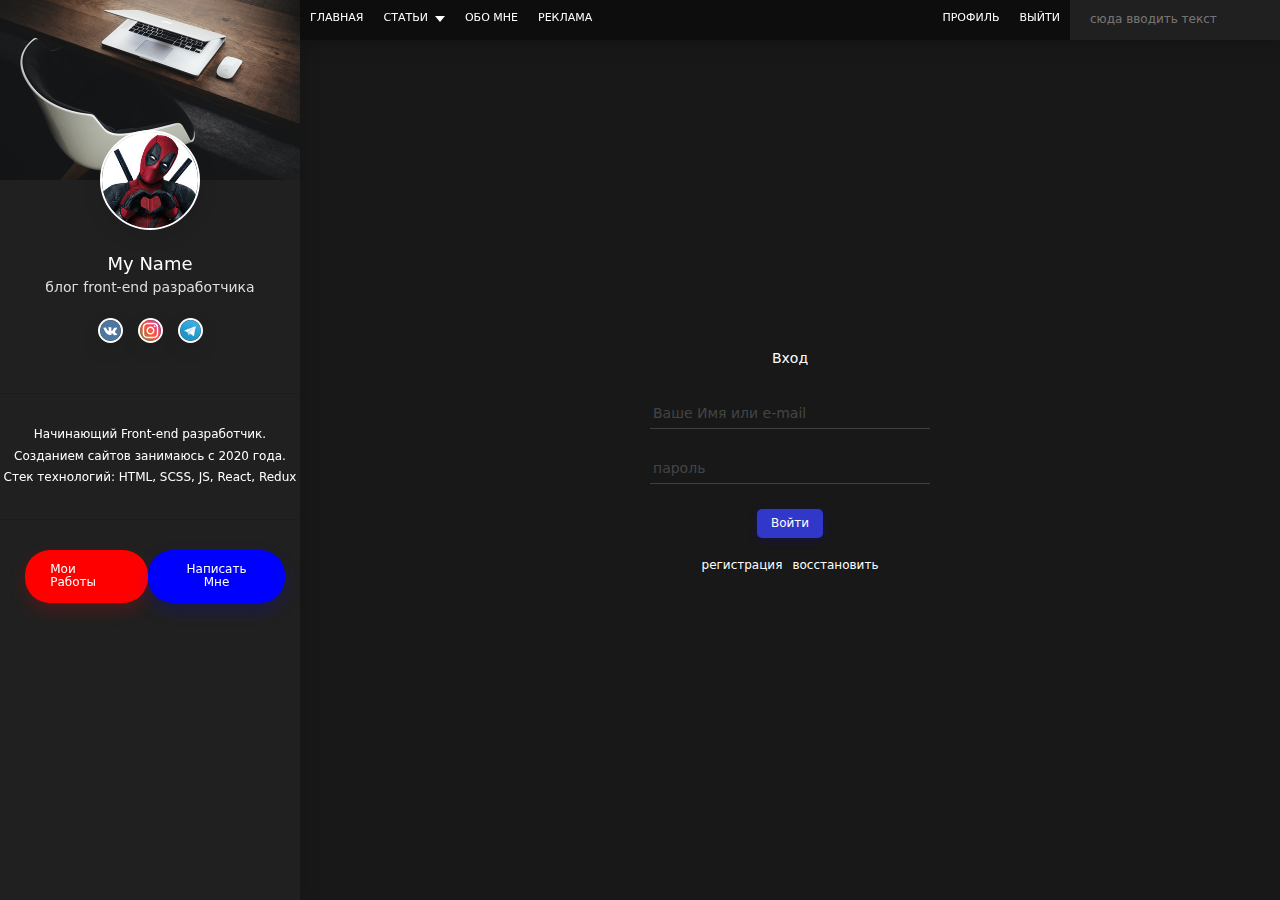
<file: signin.html>
<!DOCTYPE html>
<html lang="ru">

<head>
    <meta charset="UTF-8">
    <link rel="stylesheet" href="./assets/style/style.css">
    <meta name="viewport" content="width=device-width, initial-scale=1.0">

    <title>Works</title>
</head>

<body class="show-sidebar">

    <div class="page">

        <header class="header">
            <!-- шапка сайта Header -->
            <div class="header__left">
                <nav class="nav">
                    <ul class="nav__list">
                        <li class="nav__item">
                            <a class="nav__link" href="./index.html"> Главная </a>
                        </li>

                        <li class="nav__item">
                            <a class="nav__link has_subnav" href=""> Статьи </a>

                            <ul class="subnav">
                                <li> <a href="#">Создание сайтов</a></li>
                                <li> <a href="#">Интернет-маркетинг</a></li>
                                <li> <a href="#">Продвижение видео</a></li>
                            </ul>

                        </li>

                        <li class="nav__item">
                            <a class="nav__link" href=""> Обо Мне </a>
                        </li>
                        <li class="nav__item">
                            <a class="nav__link" href=""> Реклама </a>
                        </li>
                    </ul>
                </nav>
            </div>

            <button class="burger" type="button" id="sidebarToggle">
                <span class="burger__span"></span>
                <span class="burger__span"></span>
                <span class="burger__span"></span>
            </button>

            <div class="header__right">
                <nav class="nav">
                    <ul class="nav__list">
                        <li class="nav__item">
                            <a class="nav__link" href="./profile.html"> Профиль</a>
                            <!-- возможно динамически менять через js  -->
                        </li>
                        <li class="nav__item">
                            <a class="nav__link" href=""> Выйти</a>
                        </li>
                    </ul>
                </nav>
                <form class="search" action="./search.html" method="get">
                    <!--   method="get" -->
                    <input class="search__input" type="text" placeholder="сюда вводить текст">
                </form>
            </div>

        </header>

        <!-- сайдбар Sidebar -->
        <aside class="sidebar" id="sidebar">
            <div class="sidebar__header"> <img src="./assets/images/sidebar1.jpg" alt="img"> </div>

            <div class="sidebar__content">
                <div class="propfile">
                    <img src="./assets/images/deadpool.jpg" alt="">

                    <div class="propfile__hero">
                        <div class="propfile__name"> My Name </div>
                        <div class="propfile__prof">блог front-end разработчика</div>
                    </div>



                    <ul class="social">
                        <li class="social__item">
                            <a class="social__link" href="#" target="_blank"> <img id="social__img"
                                    src="./assets/images/vk 1.svg" alt="">
                            </a>
                        </li>
                        <li class="social__item">
                            <a class="social__link" href="#" target="_blank"> <img id="social__img"
                                    src="./assets/images/instagram (1) 1.svg" alt=""> </a>
                        </li>
                        <li class="social__item">
                            <a class="social__link" href="#" target="_blank"> <img id="social__img"
                                    src="./assets/images/512px-Telegram_logo.svg.webp" alt=""> </a>
                        </li>
                    </ul>

                    <div class="propfile__text"> Начинающий Front-end разработчик.
                        Созданием сайтов занимаюсь с 2020 года.
                        Стек технологий: HTML, SCSS, JS, React, Redux
                    </div>
                </div> <!-- //s-profile -->
                <nav class="nav  nav--mobile ">
                    <ul class="nav__list">
                        <li class="nav__item">
                            <a class="nav__link" href="./index.html"> Главная </a>
                        </li>

                        <li class="nav__item">
                            <a class="nav__link has_subnav" href=""> Статьи </a>

                            <ul class="subnav">
                                <li> <a href="#">Создание сайтов</a></li>
                                <li> <a href="#">Интернет-маркетинг</a></li>
                                <li> <a href="#">Продвижение видео</a></li>
                            </ul>

                        </li>

                        <li class="nav__item">
                            <a class="nav__link" href=""> Обо Мне </a>
                        </li>
                        <li class="nav__item">
                            <a class="nav__link" href=""> Реклама </a>
                        </li>
                    </ul>
                </nav>
            </div> <!-- //sidebar__content -->

            <div class="sidebar__footer">
                <a class="btn btn--red" href="./works.html"> Мои Работы</a>
                <button class="btn btn--blue" type="button" data-modal="contact-modal"> Написать Мне</button>
            </div>

        </aside>

        <!--маин main -->
        <main class="main ">
            <div class="container">
                <h1 class="page__title page__title--center"> Вход </h1>

                <form class="form form--auth" action="/" method="post">
                    <div class="form__group form--md">
                        <input class="form__control" type="text" placeholder="Ваше Имя или e-mail" value="">
                        <span class="form__line"></span>
                    </div>

                    <div class="form__group form--md">
                        <input class="form__control" type="password" placeholder="пароль" value="">
                        <span class="form__line"></span>
                    </div>

                    <div class="form__footer form__footer--center">
                        <button type="submit" class="btn btn--blue btn--work"> Войти </button>

                        <ul class="form__footer--list">
                            <li> <a href="./signup.html">регистрация</a> </li>
                            <li> <a href="./recovery.html">восстановить</a> </li>
                        </ul>

                    </div>

                </form>


            </div> <!-- //container  -->
        </main> <!-- // main -->
    </div><!-- // page -->
    <script src="./assets/js/app.js"> </script>
</body>

</html>
</file>
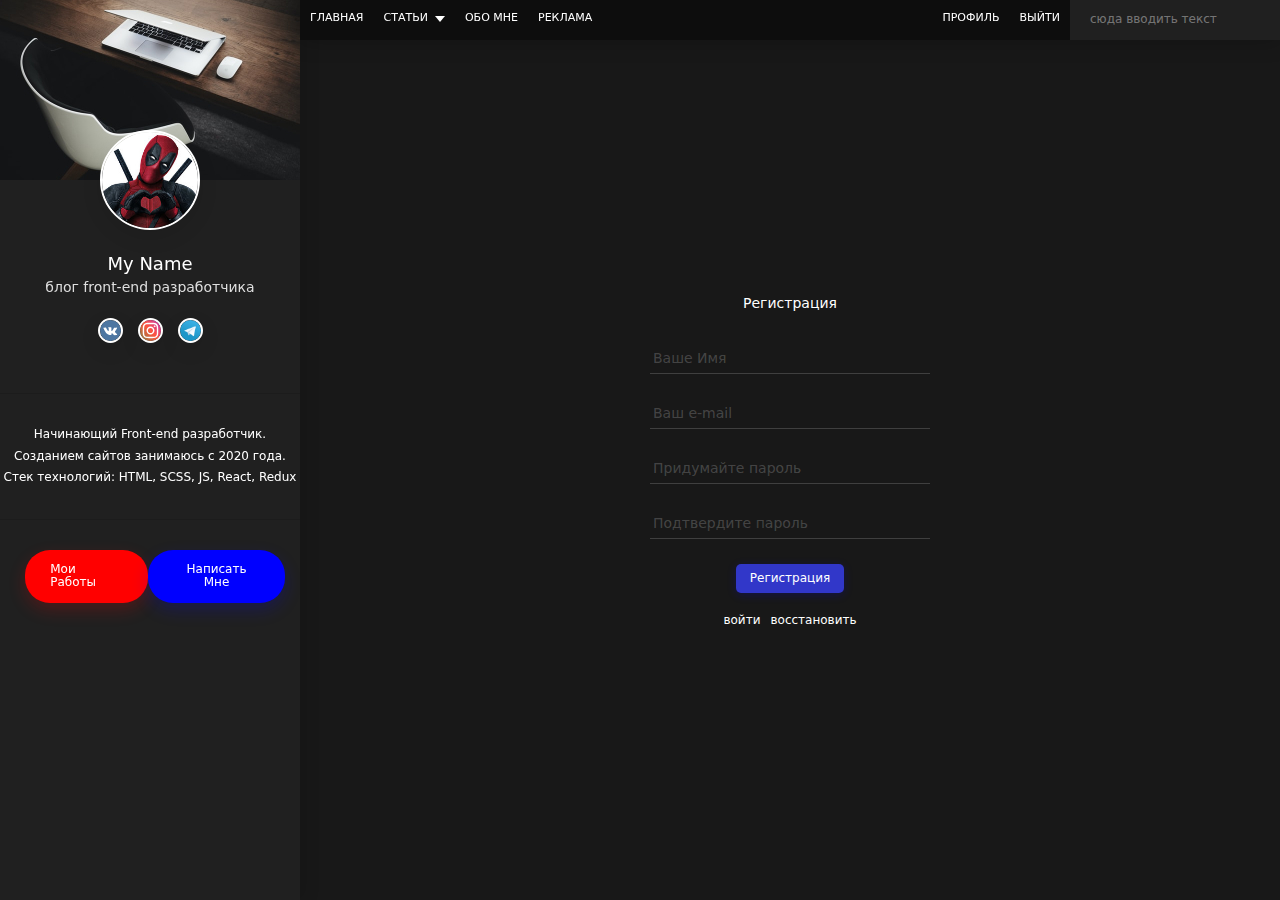
<file: signup.html>
<!DOCTYPE html>
<html lang="ru">

<head>
    <meta charset="UTF-8">
    <link rel="stylesheet" href="./assets/style/style.css">
    <meta name="viewport" content="width=device-width, initial-scale=1.0">

    <title>Works</title>
</head>

<body class="show-sidebar">

    <div class="page">

        <header class="header">
            <!-- шапка сайта Header -->
            <div class="header__left">
                <nav class="nav">
                    <ul class="nav__list">
                        <li class="nav__item">
                            <a class="nav__link" href="./index.html"> Главная </a>
                        </li>

                        <li class="nav__item">
                            <a class="nav__link has_subnav" href=""> Статьи </a>

                            <ul class="subnav">
                                <li> <a href="#">Создание сайтов</a></li>
                                <li> <a href="#">Интернет-маркетинг</a></li>
                                <li> <a href="#">Продвижение видео</a></li>
                            </ul>

                        </li>

                        <li class="nav__item">
                            <a class="nav__link" href=""> Обо Мне </a>
                        </li>
                        <li class="nav__item">
                            <a class="nav__link" href=""> Реклама </a>
                        </li>
                    </ul>
                </nav>
            </div>

            <button class="burger" type="button" id="sidebarToggle">
                <span class="burger__span"></span>
                <span class="burger__span"></span>
                <span class="burger__span"></span>
            </button>

            <div class="header__right">
                <nav class="nav">
                    <ul class="nav__list">
                        <li class="nav__item">
                            <a class="nav__link" href="./profile.html"> Профиль</a>
                            <!-- возможно динамически менять через js  -->
                        </li>
                        <li class="nav__item">
                            <a class="nav__link" href=""> Выйти</a>
                        </li>
                    </ul>
                </nav>
                <form class="search" action="./search.html" method="get">
                    <!--   method="get" -->
                    <input class="search__input" type="text" placeholder="сюда вводить текст">
                </form>
            </div>

        </header>

        <!-- сайдбар Sidebar -->
        <aside class="sidebar" id="sidebar">
            <div class="sidebar__header"> <img src="./assets/images/sidebar1.jpg" alt="img"> </div>

            <div class="sidebar__content">
                <div class="propfile">
                    <img src="./assets/images/deadpool.jpg" alt="">

                    <div class="propfile__hero">
                        <div class="propfile__name"> My Name </div>
                        <div class="propfile__prof">блог front-end разработчика</div>
                    </div>



                    <ul class="social">
                        <li class="social__item">
                            <a class="social__link" href="#" target="_blank"> <img id="social__img"
                                    src="./assets/images/vk 1.svg" alt="">
                            </a>
                        </li>
                        <li class="social__item">
                            <a class="social__link" href="#" target="_blank"> <img id="social__img"
                                    src="./assets/images/instagram (1) 1.svg" alt=""> </a>
                        </li>
                        <li class="social__item">
                            <a class="social__link" href="#" target="_blank"> <img id="social__img"
                                    src="./assets/images/512px-Telegram_logo.svg.webp" alt=""> </a>
                        </li>
                    </ul>

                    <div class="propfile__text"> Начинающий Front-end разработчик.
                        Созданием сайтов занимаюсь с 2020 года.
                        Стек технологий: HTML, SCSS, JS, React, Redux
                    </div>
                </div> <!-- //s-profile -->
                <nav class="nav  nav--mobile ">
                    <ul class="nav__list">
                        <li class="nav__item">
                            <a class="nav__link" href="./index.html"> Главная </a>
                        </li>

                        <li class="nav__item">
                            <a class="nav__link has_subnav" href=""> Статьи </a>

                            <ul class="subnav">
                                <li> <a href="#">Создание сайтов</a></li>
                                <li> <a href="#">Интернет-маркетинг</a></li>
                                <li> <a href="#">Продвижение видео</a></li>
                            </ul>

                        </li>

                        <li class="nav__item">
                            <a class="nav__link" href=""> Обо Мне </a>
                        </li>
                        <li class="nav__item">
                            <a class="nav__link" href=""> Реклама </a>
                        </li>
                    </ul>
                </nav>
            </div> <!-- //sidebar__content -->

            <div class="sidebar__footer">
                <a class="btn btn--red" href="./works.html"> Мои Работы</a>
                <button class="btn btn--blue" type="button" data-modal="contact-modal"> Написать Мне</button>
            </div>

        </aside>

        <!--маин main -->
        <main class="main ">
            <div class="container">
                <h1 class="page__title page__title--center"> Регистрация </h1>

                <form class="form form--auth" action="/" method="post">
                    <div class="form__group form--md">
                        <input class="form__control" type="text" placeholder="Ваше Имя" value="">
                        <span class="form__line"></span>
                    </div>

                    <div class="form__group form--md">
                        <input class="form__control" type="text" placeholder="Ваш e-mail" value="">
                        <span class="form__line"></span>
                    </div>

                    <div class="form__group form--md">
                        <input class="form__control" type="password" placeholder="Придумайте пароль" value="">
                        <span class="form__line"></span>
                    </div>

                    <div class="form__group form--md">
                        <input class="form__control" type="password" placeholder="Подтвердите пароль" value="">
                        <span class="form__line"></span>
                    </div>

                    <div class="form__footer form__footer--center">
                        <button type="submit" class="btn btn--blue btn--work"> Регистрация </button>

                        <ul class="form__footer--list">
                            <li> <a href="./signin.html">войти</a> </li>
                            <li> <a href="./recovery.html">восстановить</a> </li>
                        </ul>

                    </div>

                </form>


            </div> <!-- //container  -->
        </main> <!-- // main -->
    </div><!-- // page -->


    <div class="modal">
        <!-- modal content -->
        <div class="modal__content">

            <form class="form form--auth" action="/" method="post">
                <div class="form__group form--md">
                    <input class="form__control" type="text" placeholder="Ваше Имя" value="">
                    <span class="form__line"></span>
                </div>

                <div class="form__group form--md">
                    <input class="form__control" type="text" placeholder="Ваш email" value="">
                    <span class="form__line"></span>
                </div>

                <div class="form__group form--md">
                    <input class="form__control" type="text" placeholder="Текст сообщения" value="">
                    <span class="form__line"></span>
                </div>

                <div class="form__footer">
                    <button type="submit" class="btn btn--blue btn--work"> Отправить </button>
                </div>
            </form>

            <button class="modal__close btn--close" type="button"> <img src="./assets/images/cancel.svg"
                    alt="cancel"></button>

            <div class="modal__footer">
                e-mail:<a href="mailto:info@mywebsite.ru"> info@mywebsite.ru</a>
                тел:<a href="tel:+794323285622">+943-232-856-22</a>
            </div>

        </div> <!-- // modal__content -->
    </div> <!-- // modal -->

    <div class=" ShareModal">
        <!-- ShareModal -->
        <div class="ShareModal__content">

            <button class="modal__close btn--close" type="button"> <img src="./assets/images/cancel.svg"
                    alt="cancel"></button>

            <div class="ShareModal__socialIcons">
                <a class="ShareModal__socialIcon href=" #"> <img src="./assets/images/facebook cocial.svg" alt=""> </a>
                <a class="ShareModal__socialIcon href=" #"> <img src="./assets/images/twitter cocial.svg" alt=""> </a>
                <a class="ShareModal__socialIcon href=" #"> <img src="./assets/images/vk cocial.svg" alt=""> </a>
                <a class="ShareModal__socialIcon href=" #"> <img src="./assets/images/copy 1.svg" alt=""> </a>

            </div>

        </div>
    </div> <!-- // ShareModal -->


    <script src="./assets/js/app.js"> </script>
</body>

</html>
</file>
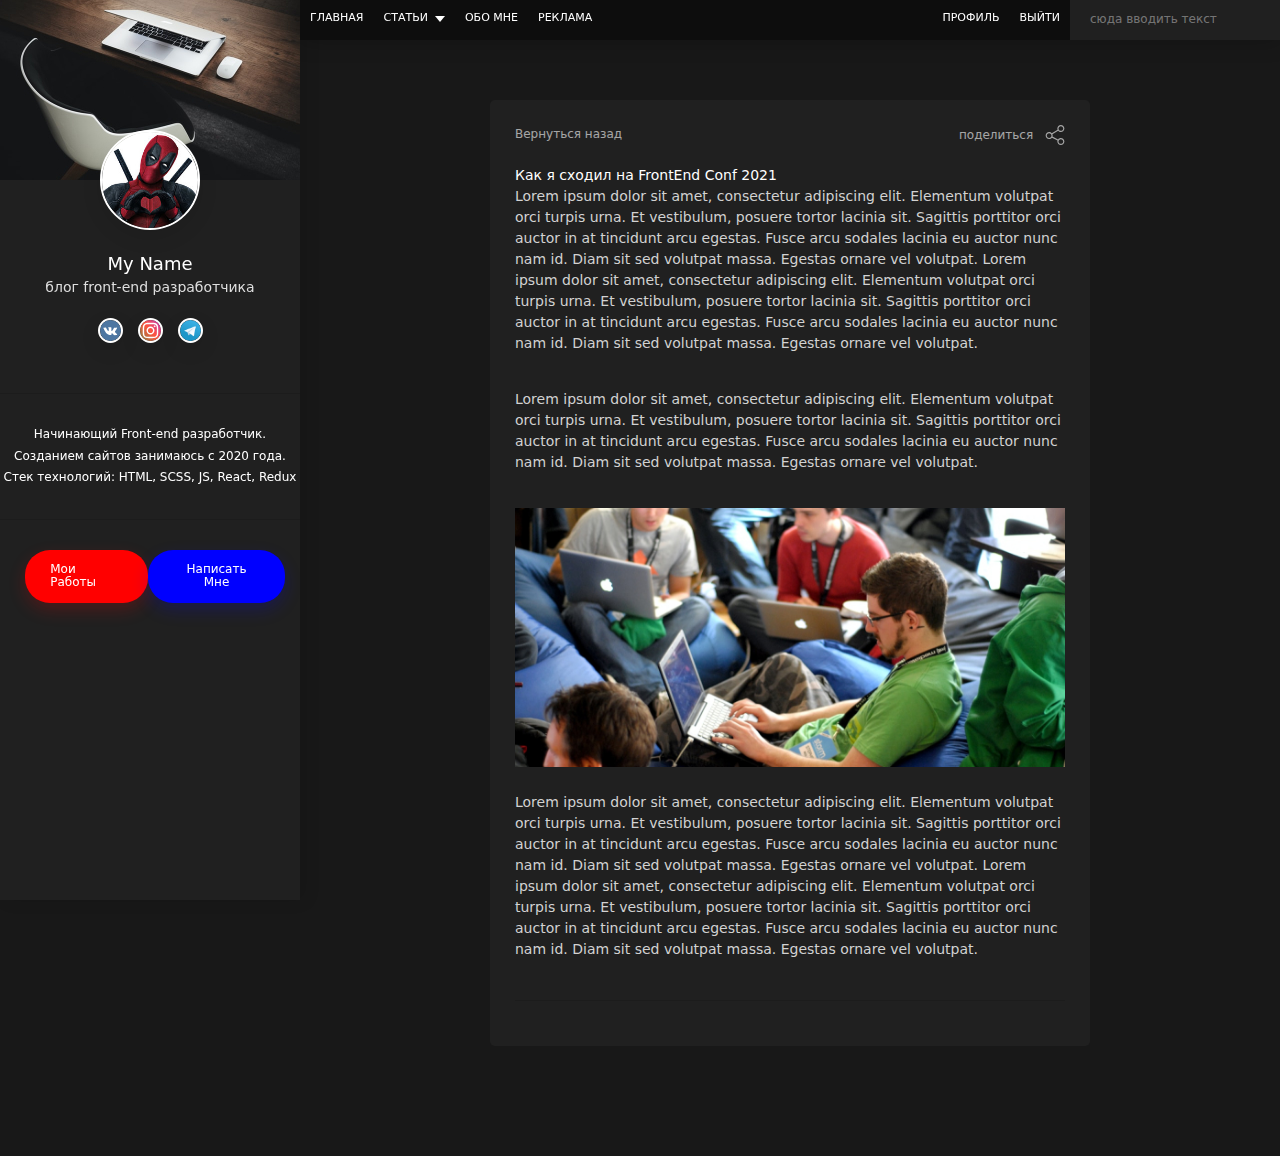
<file: text.html>
<!DOCTYPE html>
<html lang="ru">

<head>
    <meta charset="UTF-8">
    <link rel="stylesheet" href="./assets/style/style.css">
    <meta name="viewport" content="width=device-width, initial-scale=1.0">

    <title>Document</title>
</head>

<body class="show-sidebar">

    <div class="page">

        <header class="header">
            <!-- шапка сайта Header -->
            <div class="header__left">
                <nav class="nav">
                    <ul class="nav__list">
                        <li class="nav__item">
                            <a class="nav__link" href="./index.html"> Главная </a>
                        </li>

                        <li class="nav__item">
                            <a class="nav__link has_subnav" href=""> Статьи </a>

                            <ul class="subnav">
                                <li> <a href="#">Создание сайтов</a></li>
                                <li> <a href="#">Интернет-маркетинг</a></li>
                                <li> <a href="#">Продвижение видео</a></li>
                            </ul>

                        </li>

                        <li class="nav__item">
                            <a class="nav__link" href=""> Обо Мне </a>
                        </li>
                        <li class="nav__item">
                            <a class="nav__link" href=""> Реклама </a>
                        </li>
                    </ul>
                </nav>
            </div>

            <button class="burger" type="button" id="sidebarToggle">
                <span class="burger__span"></span>
                <span class="burger__span"></span>
                <span class="burger__span"></span>
            </button>

            <div class="header__right">
                <nav class="nav">
                    <ul class="nav__list">
                        <li class="nav__item">
                            <a class="nav__link" href="./profile.html"> Профиль</a>
                            <!-- возможно динамически менять через js  -->
                        </li>
                        <li class="nav__item">
                            <a class="nav__link" href=""> Выйти</a>
                        </li>
                    </ul>
                </nav>
                <form class="search" action="./search.html" method="get">
                    <!--   method="get" -->
                    <input class="search__input" type="text" placeholder="сюда вводить текст">
                </form>
            </div>

        </header>

        <!-- сайдбар Sidebar -->
        <aside class="sidebar" id="sidebar">
            <div class="sidebar__header"> <img src="./assets/images/sidebar1.jpg" alt="img"> </div>

            <div class="sidebar__content">
                <div class="propfile">
                    <img src="./assets/images/deadpool.jpg" alt="">

                    <div class="propfile__hero">
                        <div class="propfile__name"> My Name </div>
                        <div class="propfile__prof">блог front-end разработчика</div>
                    </div>



                    <ul class="social">
                        <li class="social__item">
                            <a class="social__link" href="#" target="_blank"> <img id="social__img"
                                    src="./assets/images/vk 1.svg" alt="">
                            </a>
                        </li>
                        <li class="social__item">
                            <a class="social__link" href="#" target="_blank"> <img id="social__img"
                                    src="./assets/images/instagram (1) 1.svg" alt=""> </a>
                        </li>
                        <li class="social__item">
                            <a class="social__link" href="#" target="_blank"> <img id="social__img"
                                    src="./assets/images/512px-Telegram_logo.svg.webp" alt=""> </a>
                        </li>
                    </ul>

                    <div class="propfile__text"> Начинающий Front-end разработчик.
                        Созданием сайтов занимаюсь с 2020 года.
                        Стек технологий: HTML, SCSS, JS, React, Redux
                    </div>
                </div> <!-- //s-profile -->
                <nav class="nav  nav--mobile ">
                    <ul class="nav__list">
                        <li class="nav__item">
                            <a class="nav__link" href="./index.html"> Главная </a>
                        </li>

                        <li class="nav__item">
                            <a class="nav__link has_subnav" href=""> Статьи </a>

                            <ul class="subnav">
                                <li> <a href="#">Создание сайтов</a></li>
                                <li> <a href="#">Интернет-маркетинг</a></li>
                                <li> <a href="#">Продвижение видео</a></li>
                            </ul>

                        </li>

                        <li class="nav__item">
                            <a class="nav__link" href=""> Обо Мне </a>
                        </li>
                        <li class="nav__item">
                            <a class="nav__link" href=""> Реклама </a>
                        </li>
                    </ul>
                </nav>
            </div> <!-- //sidebar__content -->

            <div class="sidebar__footer">
                <a class="btn btn--red" href="./works.html"> Мои Работы</a>
                <button class="btn btn--blue" type="button" data-modal="contact-modal"> Написать Мне</button>
            </div>

        </aside>

        <!--маин main -->
        <main class="main ">
            <div class="container">
                <div class="post">
                    <div class="post__actions">
                        <a href="./index.html">Вернуться назад</a>
                        <a href="#">
                            поделиться
                            <img src="./assets/images/share 1.svg" alt="">
                        </a>

                    </div>

                    <div class="post__header">
                        <h2 class="post__title margin-bottom-0"> Как я сходил на FrontEnd Conf 2021 </h2>
                    </div>

                    <div class="post__content">

                        <div class="post__text">

                            <p>Lorem ipsum dolor sit amet, consectetur adipiscing elit. Elementum volutpat orci turpis
                                urna. Et vestibulum, posuere
                                tortor lacinia sit. Sagittis porttitor orci auctor in at tincidunt arcu egestas. Fusce
                                arcu sodales lacinia eu auctor
                                nunc nam id. Diam sit sed volutpat massa. Egestas ornare vel volutpat. Lorem ipsum dolor
                                sit amet, consectetur
                                adipiscing elit. Elementum volutpat orci turpis urna. Et vestibulum, posuere tortor
                                lacinia sit. Sagittis porttitor orci
                                auctor in at tincidunt arcu egestas. Fusce arcu sodales lacinia eu auctor nunc nam id.
                                Diam sit sed volutpat massa.
                                Egestas ornare vel volutpat.
                            </p>
                            <p>Lorem ipsum dolor sit amet, consectetur adipiscing elit. Elementum volutpat orci turpis
                                urna. Et vestibulum, posuere
                                tortor lacinia sit. Sagittis porttitor orci auctor in at tincidunt arcu egestas. Fusce
                                arcu sodales lacinia eu auctor
                                nunc nam id. Diam sit sed volutpat massa. Egestas ornare vel volutpat.
                            </p>

                            <img class="post__image" src="./assets/images/post_image222.jpg" alt="postImage" />

                            <p>Lorem ipsum dolor sit amet, consectetur adipiscing elit. Elementum volutpat orci turpis
                                urna. Et vestibulum, posuere
                                tortor lacinia sit. Sagittis porttitor orci auctor in at tincidunt arcu egestas. Fusce
                                arcu sodales lacinia eu auctor
                                nunc nam id. Diam sit sed volutpat massa. Egestas ornare vel volutpat. Lorem ipsum dolor
                                sit amet, consectetur
                                adipiscing elit. Elementum volutpat orci turpis urna. Et vestibulum, posuere tortor
                                lacinia sit. Sagittis porttitor orci
                                auctor in at tincidunt arcu egestas. Fusce arcu sodales lacinia eu auctor nunc nam id.
                                Diam sit sed volutpat massa.
                                Egestas ornare vel volutpat.</p>

                        </div> <!-- // post__text -->

                    </div> <!-- // post__content -->


                </div>

            </div>

    </div>
    </main> <!-- // main -->


    </div> <!-- // page -->

    <div class="modal">
        <!-- modal content -->
        <div class="modal__content">

            <form class="form form--auth" action="/" method="post">
                <div class="form__group form--md">
                    <input class="form__control" type="text" placeholder="Ваше Имя" value="">
                    <span class="form__line"></span>
                </div>

                <div class="form__group form--md">
                    <input class="form__control" type="text" placeholder="Ваш email" value="">
                    <span class="form__line"></span>
                </div>

                <div class="form__group form--md">
                    <input class="form__control" type="text" placeholder="Текст сообщения" value="">
                    <span class="form__line"></span>
                </div>

                <div class="form__footer">
                    <button type="submit" class="btn btn--blue btn--work"> Отправить </button>
                </div>
            </form>

            <button class="modal__close btn--close" type="button"> <img src="./assets/images/cancel.svg"
                    alt="cancel"></button>

            <div class="modal__footer">
                e-mail:<a href="mailto:info@mywebsite.ru"> info@mywebsite.ru</a>
                тел:<a href="tel:+794323285622">+943-232-856-22</a>
            </div>

        </div> <!-- // modal__content -->
    </div> <!-- // modal -->

    <div class=" ShareModal">
        <!-- ShareModal -->
        <div class="ShareModal__content">

            <button class="modal__close btn--close" type="button"> <img src="./assets/images/cancel.svg"
                    alt="cancel"></button>

            <div class="ShareModal__socialIcons">
                <a class="ShareModal__socialIcon href=" #"> <img src="./assets/images/facebook cocial.svg" alt=""> </a>
                <a class="ShareModal__socialIcon href=" #"> <img src="./assets/images/twitter cocial.svg" alt=""> </a>
                <a class="ShareModal__socialIcon href=" #"> <img src="./assets/images/vk cocial.svg" alt=""> </a>
                <a class="ShareModal__socialIcon href=" #"> <img src="./assets/images/copy 1.svg" alt=""> </a>

            </div>

        </div>
    </div> <!-- // ShareModal -->



    <script src="./assets/js/app.js"> </script>
</body>

</html>
</file>
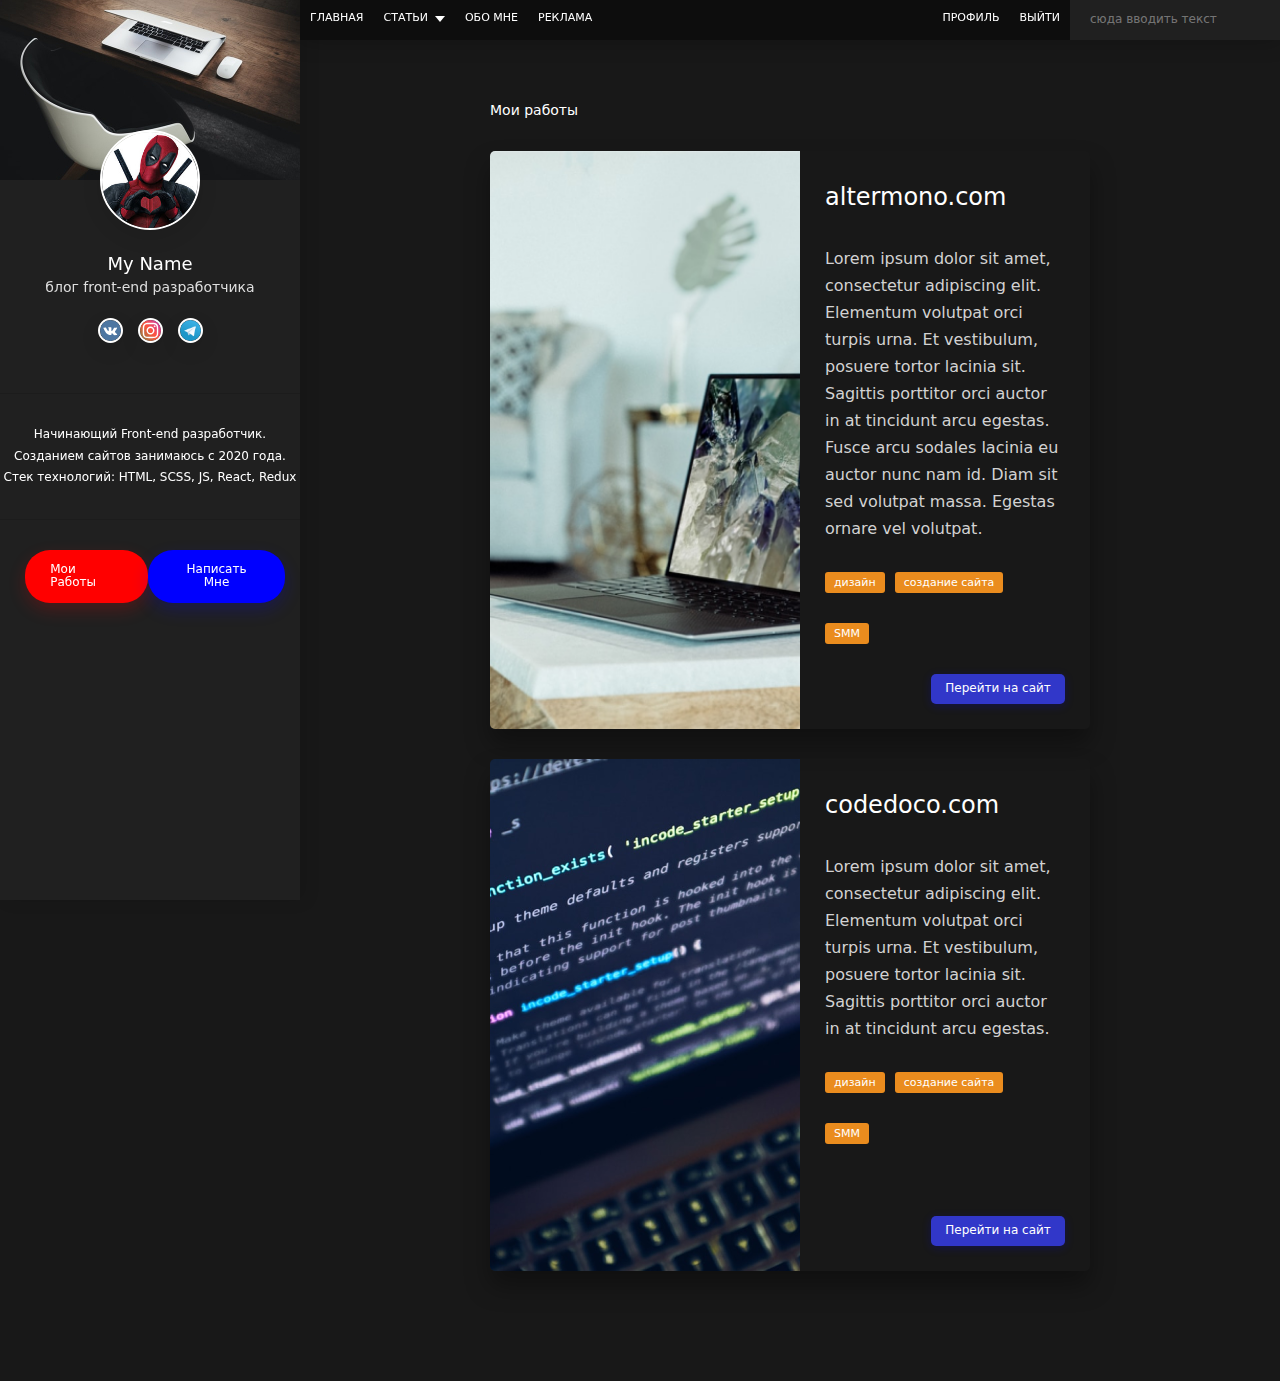
<file: works.html>
<!DOCTYPE html>
<html lang="ru">

<head>
    <meta charset="UTF-8">
    <link rel="stylesheet" href="./assets/style/style.css">
    <meta name="viewport" content="width=device-width, initial-scale=1.0">

    <title>Works</title>
</head>

<body class="show-sidebar">

    <div class="page">

        <header class="header">
            <!-- шапка сайта Header -->
            <div class="header__left">
                <nav class="nav">
                    <ul class="nav__list">
                        <li class="nav__item">
                            <a class="nav__link" href="./index.html"> Главная </a>
                        </li>

                        <li class="nav__item">
                            <a class="nav__link has_subnav" href=""> Статьи </a>

                            <ul class="subnav">
                                <li> <a href="#">Создание сайтов</a></li>
                                <li> <a href="#">Интернет-маркетинг</a></li>
                                <li> <a href="#">Продвижение видео</a></li>
                            </ul>

                        </li>

                        <li class="nav__item">
                            <a class="nav__link" href=""> Обо Мне </a>
                        </li>
                        <li class="nav__item">
                            <a class="nav__link" href=""> Реклама </a>
                        </li>
                    </ul>
                </nav>
            </div>

            <button class="burger" type="button" id="sidebarToggle">
                <span class="burger__span"></span>
                <span class="burger__span"></span>
                <span class="burger__span"></span>
            </button>

            <div class="header__right">
                <nav class="nav">
                    <ul class="nav__list">
                        <li class="nav__item">
                            <a class="nav__link" href="./profile.html"> Профиль</a>
                            <!-- возможно динамически менять через js  -->
                        </li>
                        <li class="nav__item">
                            <a class="nav__link" href=""> Выйти</a>
                        </li>
                    </ul>
                </nav>
                <form class="search" action="./search.html" method="get">
                    <!--   method="get" -->
                    <input class="search__input" type="text" placeholder="сюда вводить текст">
                </form>
            </div>

        </header>

        <!-- сайдбар Sidebar -->
        <aside class="sidebar" id="sidebar">
            <div class="sidebar__header"> <img src="./assets/images/sidebar1.jpg" alt="img"> </div>

            <div class="sidebar__content">
                <div class="propfile">
                    <img src="./assets/images/deadpool.jpg" alt="">

                    <div class="propfile__hero">
                        <div class="propfile__name"> My Name </div>
                        <div class="propfile__prof">блог front-end разработчика</div>
                    </div>



                    <ul class="social">
                        <li class="social__item">
                            <a class="social__link" href="#" target="_blank"> <img id="social__img"
                                    src="./assets/images/vk 1.svg" alt="">
                            </a>
                        </li>
                        <li class="social__item">
                            <a class="social__link" href="#" target="_blank"> <img id="social__img"
                                    src="./assets/images/instagram (1) 1.svg" alt=""> </a>
                        </li>
                        <li class="social__item">
                            <a class="social__link" href="#" target="_blank"> <img id="social__img"
                                    src="./assets/images/512px-Telegram_logo.svg.webp" alt=""> </a>
                        </li>
                    </ul>

                    <div class="propfile__text"> Начинающий Front-end разработчик.
                        Созданием сайтов занимаюсь с 2020 года.
                        Стек технологий: HTML, SCSS, JS, React, Redux
                    </div>
                </div> <!-- //s-profile -->
                <nav class="nav  nav--mobile ">
                    <ul class="nav__list">
                        <li class="nav__item">
                            <a class="nav__link" href="./index.html"> Главная </a>
                        </li>

                        <li class="nav__item">
                            <a class="nav__link has_subnav" href=""> Статьи </a>

                            <ul class="subnav">
                                <li> <a href="#">Создание сайтов</a></li>
                                <li> <a href="#">Интернет-маркетинг</a></li>
                                <li> <a href="#">Продвижение видео</a></li>
                            </ul>

                        </li>

                        <li class="nav__item">
                            <a class="nav__link" href=""> Обо Мне </a>
                        </li>
                        <li class="nav__item">
                            <a class="nav__link" href=""> Реклама </a>
                        </li>
                    </ul>
                </nav>
            </div> <!-- //sidebar__content -->

            <div class="sidebar__footer">
                <a class="btn btn--red" href="./works.html"> Мои Работы</a>
                <button class="btn btn--blue" type="button" data-modal="contact-modal"> Написать Мне</button>
            </div>

        </aside>

        <!--маин main -->
        <main class="main ">
            <div class="container">
                <h1 class="page__title">Мои работы</h1>

                <article class="work">
                    <div class="work__preview">
                        <img src="./assets/images/works1.png" alt="">
                    </div>
                    <div class="work__content">
                        <h2 class="work__title"> <a href="" target="_blank">altermono.com</a> </h2>
                        <div class="work__description">
                            <p>Lorem ipsum dolor sit amet, consectetur adipiscing elit. Elementum volutpat orci turpis
                                urna. Et vestibulum, posuere
                                tortor lacinia sit. Sagittis porttitor orci auctor in at tincidunt arcu egestas. Fusce
                                arcu sodales lacinia eu auctor
                                nunc nam id. Diam sit sed volutpat massa. Egestas ornare vel volutpat.
                            </p>
                        </div>

                        <ul class="tags">
                            <li class="tags__item">дизайн</li>
                            <li class="tags__item">создание сайта</li>
                            <li class="tags__item">SMM</li>
                        </ul>
                        <div class="work__footer">
                            <a class="btn btn--work" href="">Перейти на сайт</a>
                        </div>
                    </div>

                </article>


                <article class="work">
                    <div class="work__preview">
                        <img src="./assets/images/works2.png" alt="">
                    </div>
                    <div class="work__content">
                        <h2 class="work__title"> <a href="" target="_blank">codedoco.com</a> </h2>
                        <div class="work__description">
                            <p>Lorem ipsum dolor sit amet, consectetur adipiscing elit.
                                Elementum volutpat orci turpis urna. Et vestibulum, posuere
                                tortor lacinia sit. Sagittis porttitor orci auctor in at tincidunt arcu egestas.
                            </p>
                        </div>

                        <ul class="tags">
                            <li class="tags__item">дизайн</li>
                            <li class="tags__item">создание сайта</li>
                            <li class="tags__item">SMM</li>
                        </ul>
                        <div class="work__footer">
                            <a class="btn btn--work" href="">Перейти на сайт</a>
                        </div>
                    </div>

                </article>

            </div>


    </div> <!-- //container  -->
    </main> <!-- // main -->
    </div><!-- // page -->

    <div class="modal">
        <!-- modal content -->
        <div class="modal__content">

            <form class="form form--auth" action="/" method="post">
                <div class="form__group form--md">
                    <input class="form__control" type="text" placeholder="Ваше Имя" value="">
                    <span class="form__line"></span>
                </div>

                <div class="form__group form--md">
                    <input class="form__control" type="text" placeholder="Ваш email" value="">
                    <span class="form__line"></span>
                </div>

                <div class="form__group form--md">
                    <input class="form__control" type="text" placeholder="Текст сообщения" value="">
                    <span class="form__line"></span>
                </div>

                <div class="form__footer">
                    <button type="submit" class="btn btn--blue btn--work"> Отправить </button>
                </div>
            </form>

            <button class="modal__close btn--close" type="button"> <img src="./assets/images/cancel.svg"
                    alt="cancel"></button>

            <div class="modal__footer">
                e-mail:<a href="mailto:info@mywebsite.ru"> info@mywebsite.ru</a>
                тел:<a href="tel:+794323285622">+943-232-856-22</a>
            </div>

        </div> <!-- // modal__content -->
    </div> <!-- // modal -->

    <div class=" ShareModal">
        <!-- ShareModal -->
        <div class="ShareModal__content">

            <button class="modal__close btn--close" type="button"> <img src="./assets/images/cancel.svg"
                    alt="cancel"></button>

            <div class="ShareModal__socialIcons">
                <a class="ShareModal__socialIcon href=" #"> <img src="./assets/images/facebook cocial.svg" alt=""> </a>
                <a class="ShareModal__socialIcon href=" #"> <img src="./assets/images/twitter cocial.svg" alt=""> </a>
                <a class="ShareModal__socialIcon href=" #"> <img src="./assets/images/vk cocial.svg" alt=""> </a>
                <a class="ShareModal__socialIcon href=" #"> <img src="./assets/images/copy 1.svg" alt=""> </a>

            </div>

        </div>
    </div> <!-- // ShareModal -->




    <script src="./assets/js/app.js"> </script>
</body>

</html>
</file>
<file: assets/style/style.css>
/* http://meyerweb.com/eric/tools/css/reset/
   v2.0-modified | 20110126
   License: none (public domain)
   //----====RESET STYLE ===-------------
*/
html,
body,
div,
span,
applet,
object,
iframe,
h1,
h2,
h3,
h4,
h5,
h6,
p,
blockquote,
pre,
a,
abbr,
acronym,
address,
big,
cite,
code,
del,
dfn,
em,
img,
ins,
kbd,
q,
s,
samp,
small,
strike,
strong,
sub,
sup,
tt,
var,
b,
u,
i,
center,
dl,
dt,
dd,
ol,
ul,
li,
fieldset,
form,
label,
legend,
table,
caption,
tbody,
tfoot,
thead,
tr,
th,
td,
article,
aside,
canvas,
details,
embed,
figure,
figcaption,
footer,
header,
hgroup,
menu,
nav,
output,
ruby,
section,
summary,
time,
mark,
audio,
video {
  margin: 0;
  padding: 0;
  border: 0;
  font-size: 100%;
  font: inherit;
  vertical-align: baseline;
}

/* make sure to set some focus styles for accessibility */
:focus {
  outline: 0;
}

/* HTML5 display-role reset for older browsers */
article,
aside,
details,
figcaption,
figure,
footer,
header,
hgroup,
menu,
nav,
section {
  display: block;
}

body {
  line-height: 1;
}

ol,
ul {
  list-style: none;
}

blockquote,
q {
  quotes: none;
}

blockquote:before,
blockquote:after,
q:before,
q:after {
  content: "";
  content: none;
}

table {
  border-collapse: collapse;
  border-spacing: 0;
}

input[type="search"]::-webkit-search-cancel-button,
input[type="search"]::-webkit-search-decoration,
input[type="search"]::-webkit-search-results-button,
input[type="search"]::-webkit-search-results-decoration {
  -webkit-appearance: none;
  -moz-appearance: none;
}

input[type="search"] {
  -webkit-appearance: none;
  -moz-appearance: none;
  -webkit-box-sizing: content-box;
  box-sizing: content-box;
}

textarea {
  overflow: auto;
  vertical-align: top;
  resize: vertical;
}

/**
 * Correct `inline-block` display not defined in IE 6/7/8/9 and Firefox 3.
 */
audio,
canvas,
video {
  display: inline-block;
  *display: inline;
  *zoom: 1;
  max-width: 100%;
}

/**
 * Prevent modern browsers from displaying `audio` without controls.
 * Remove excess height in iOS 5 devices.
 */
audio:not([controls]) {
  display: none;
  height: 0;
}

/**
 * Address styling not present in IE 7/8/9, Firefox 3, and Safari 4.
 * Known issue: no IE 6 support.
 */
[hidden] {
  display: none;
}

/**
 * 1. Correct text resizing oddly in IE 6/7 when body `font-size` is set using
 *    `em` units.
 * 2. Prevent iOS text size adjust after orientation change, without disabling
 *    user zoom.
 */
html {
  font-size: 100%;
  /* 1 */
  -webkit-text-size-adjust: 100%;
  /* 2 */
  -ms-text-size-adjust: 100%;
  /* 2 */
}

/**
 * Address `outline` inconsistency between Chrome and other browsers.
 */
a:focus {
  outline: thin dotted;
}

/**
 * Improve readability when focused and also mouse hovered in all browsers.
 */
a:active,
a:hover {
  outline: 0;
}

/**
 * 1. Remove border when inside `a` element in IE 6/7/8/9 and Firefox 3.
 * 2. Improve image quality when scaled in IE 7.
 */
img {
  border: 0;
  /* 1 */
  -ms-interpolation-mode: bicubic;
  /* 2 */
}

/**
 * Address margin not present in IE 6/7/8/9, Safari 5, and Opera 11.
 */
figure {
  margin: 0;
}

/**
 * Correct margin displayed oddly in IE 6/7.
 */
form {
  margin: 0;
}

/**
 * Define consistent border, margin, and padding.
 */
fieldset {
  border: 1px solid #c0c0c0;
  margin: 0 2px;
  padding: 0.35em 0.625em 0.75em;
}

/**
 * 1. Correct color not being inherited in IE 6/7/8/9.
 * 2. Correct text not wrapping in Firefox 3.
 * 3. Correct alignment displayed oddly in IE 6/7.
 */
legend {
  border: 0;
  /* 1 */
  padding: 0;
  white-space: normal;
  /* 2 */
  *margin-left: -7px;
  /* 3 */
}

/**
 * 1. Correct font size not being inherited in all browsers.
 * 2. Address margins set differently in IE 6/7, Firefox 3+, Safari 5,
 *    and Chrome.
 * 3. Improve appearance and consistency in all browsers.
 */
button,
input,
select,
textarea {
  font-size: 100%;
  /* 1 */
  margin: 0;
  /* 2 */
  vertical-align: baseline;
  /* 3 */
  *vertical-align: middle;
  /* 3 */
}

/**
 * Address Firefox 3+ setting `line-height` on `input` using `!important` in
 * the UA stylesheet.
 */
button,
input {
  line-height: normal;
}

/**
 * Address inconsistent `text-transform` inheritance for `button` and `select`.
 * All other form control elements do not inherit `text-transform` values.
 * Correct `button` style inheritance in Chrome, Safari 5+, and IE 6+.
 * Correct `select` style inheritance in Firefox 4+ and Opera.
 */
button,
select {
  text-transform: none;
}

/**
 * 1. Avoid the WebKit bug in Android 4.0.* where (2) destroys native `audio`
 *    and `video` controls.
 * 2. Correct inability to style clickable `input` types in iOS.
 * 3. Improve usability and consistency of cursor style between image-type
 *    `input` and others.
 * 4. Remove inner spacing in IE 7 without affecting normal text inputs.
 *    Known issue: inner spacing remains in IE 6.
 */
button,
html input[type="button"],
input[type="reset"],
input[type="submit"] {
  -webkit-appearance: button;
  /* 2 */
  cursor: pointer;
  /* 3 */
  *overflow: visible;
  /* 4 */
}

/**
 * Re-set default cursor for disabled elements.
 */
button[disabled],
html input[disabled] {
  cursor: default;
}

/**
 * 1. Address box sizing set to content-box in IE 8/9.
 * 2. Remove excess padding in IE 8/9.
 * 3. Remove excess padding in IE 7.
 *    Known issue: excess padding remains in IE 6.
 */
input[type="checkbox"],
input[type="radio"] {
  -webkit-box-sizing: border-box;
          box-sizing: border-box;
  /* 1 */
  padding: 0;
  /* 2 */
  *height: 13px;
  /* 3 */
  *width: 13px;
  /* 3 */
}

/**
 * 1. Address `appearance` set to `searchfield` in Safari 5 and Chrome.
 * 2. Address `box-sizing` set to `border-box` in Safari 5 and Chrome
 *    (include `-moz` to future-proof).
 */
input[type="search"] {
  -webkit-appearance: textfield;
  /* 1 */
  -webkit-box-sizing: content-box;
  /* 2 */
  box-sizing: content-box;
}

/**
 * Remove inner padding and search cancel button in Safari 5 and Chrome
 * on OS X.
 */
input[type="search"]::-webkit-search-cancel-button,
input[type="search"]::-webkit-search-decoration {
  -webkit-appearance: none;
}

/**
 * Remove inner padding and border in Firefox 3+.
 */
button::-moz-focus-inner,
input::-moz-focus-inner {
  border: 0;
  padding: 0;
}

/**
 * 1. Remove default vertical scrollbar in IE 6/7/8/9.
 * 2. Improve readability and alignment in all browsers.
 */
textarea {
  overflow: auto;
  /* 1 */
  vertical-align: top;
  /* 2 */
}

/**
 * Remove most spacing between table cells.
 */
table {
  border-collapse: collapse;
  border-spacing: 0;
}

html,
button,
input,
select,
textarea {
  color: #222;
}

::-moz-selection {
  background: #b3d4fc;
  text-shadow: none;
}

::selection {
  background: #b3d4fc;
  text-shadow: none;
}

img {
  vertical-align: middle;
}

fieldset {
  border: 0;
  margin: 0;
  padding: 0;
}

textarea {
  resize: vertical;
}

.chromeframe {
  margin: 0.2em 0;
  background: #ccc;
  color: #000;
  padding: 0.2em 0;
}

/*   //---------------------------------==== // RESET STYLE // ===---------------------- */
/*  GLOBALS */
*,
*:before,
*:after {
  -webkit-box-sizing: border-box;
          box-sizing: border-box;
}

html {
  font-size: 62.5%;
}

body {
  background-color: #181818;
  font-size: 1.4rem;
  font-family: system-ui, -apple-system, "Segoe UI", Roboto, "Helvetica Neue", Arial, "Noto Sans", "Liberation Sans", sans-serif, "Apple Color Emoji", "Segoe UI Emoji", "Segoe UI Symbol", "Noto Color Emoji";
  color: white;
  line-height: 1.5;
}

body.no-scroll {
  overflow: hidden;
}

@media (max-width: 700px) {
  body.show-sidebar {
    overflow: hidden;
  }
}

.container {
  max-width: 70rem;
  margin: 0 auto;
  padding-left: 5rem;
  padding-right: 5rem;
}

@media (max-width: 700px) {
  .container {
    padding-left: 1.5rem;
    padding-right: 1.5rem;
  }
}

.social {
  display: -webkit-box;
  display: -ms-flexbox;
  display: flex;
  -webkit-box-pack: center;
      -ms-flex-pack: center;
          justify-content: center;
}

@media (max-width: 991px) {
  .social {
    display: none;
  }
}

.social__item:not(:last-child) {
  margin-right: 1.5rem;
}

#social__img {
  width: 2.5rem;
  height: 2.5rem;
}

.btn {
  display: inline-block;
  vertical-align: center;
  padding: 0;
  font-size: 1.2rem;
  font-size: 500;
  font-family: inherit;
  line-height: 1.1;
  color: white;
  background-color: #121212;
  border: none;
  cursor: pointer;
  text-decoration: none;
  border-radius: 2.5rem;
  padding: 1.1em 2.1em;
  -webkit-transition: all 0.2s linear;
  transition: all 0.2s linear;
}

.btn:hover {
  text-decoration: none;
}

.btn--red {
  background-color: red;
  -webkit-box-shadow: 0 7px 17px rgba(255, 0, 0, 0.2);
          box-shadow: 0 7px 17px rgba(255, 0, 0, 0.2);
}

.btn--red:hover {
  background-color: #a30000;
}

.btn--blue {
  background-color: blue;
  -webkit-box-shadow: 0 7px 17px rgba(0, 0, 255, 0.2);
          box-shadow: 0 7px 17px rgba(0, 0, 255, 0.2);
}

.btn--blue:hover {
  background-color: #0000cc;
}

.btn--work {
  border-radius: 0.5rem;
  background-color: #3137c9;
  font-size: 1.2rem;
  font-weight: 300;
  color: white;
  padding: 8px 14px;
  text-decoration: none;
  border: none;
  -webkit-box-shadow: 0 2px 10px rgba(0, 0, 255, 0.2);
          box-shadow: 0 2px 10px rgba(0, 0, 255, 0.2);
}

.btn--work:hover {
  text-decoration: none;
}

.btn--close {
  text-decoration: none;
  border: none;
  background-color: transparent;
}

.video {
  position: relative;
  overflow: hidden;
}

.video::before {
  content: "";
  display: block;
  padding-top: 56.25%;
}

.video iframe,
.video video,
.video object,
.video embed {
  position: absolute;
  top: 0;
  left: 0;
  width: 100%;
  height: 100%;
}

.pagination {
  display: -webkit-box;
  display: -ms-flexbox;
  display: flex;
  -webkit-box-pack: center;
      -ms-flex-pack: center;
          justify-content: center;
  margin-top: 8rem;
  -webkit-box-align: center;
      -ms-flex-align: center;
          align-items: center;
  text-align: center;
}

.pagination__item:not(:last-child) {
  margin-right: 10px;
}

.pagination__link {
  display: block;
  width: 4rem;
  height: 4rem;
  line-height: 4rem;
  border-radius: 3px;
  font-size: 1.4rem;
  text-decoration: none;
  color: white;
  background-color: #0d0d0d;
  -webkit-transition: all 0.2s linear;
  transition: all 0.2s linear;
}

.pagination__link:hover {
  background-color: #121212;
}

.pagination__link.active {
  background-color: #104be3;
}

.pagination__link.active:hover {
  background-color: #0d3bb3;
}

a {
  text-decoration: none;
}

a:hover {
  text-decoration: underline;
}

.page {
  overflow: hidden;
  min-height: 100vh;
  display: -webkit-box;
  display: -ms-flexbox;
  display: flex;
  -webkit-box-orient: vertical;
  -webkit-box-direction: normal;
      -ms-flex-direction: column;
          flex-direction: column;
  -webkit-box-pack: center;
      -ms-flex-pack: center;
          justify-content: center;
}

.page__title {
  margin-bottom: 3rem;
  font-style: 2.1rem;
  color: white;
}

.page__title--center {
  text-align: center;
}

.show-sidebar .page {
  position: relative;
}

.show-sidebar .page__mask {
  display: none;
}

@media (max-width: 991px) {
  .show-sidebar .page__mask {
    display: block;
    width: 100%;
    height: 100%;
    background-color: black;
    opacity: 0.8;
    position: absolute;
    top: 0;
    left: 0;
    z-index: 100;
  }
}

.form--md {
  margin-bottom: 2.5rem;
}

.form__control {
  display: block;
  width: 100%;
  height: 3rem;
  padding: 0.5rem 0.3rem 0.6rem;
  margin-bottom: 1rem;
  background-color: transparent;
  border-radius: 0;
  -webkit-box-shadow: none;
          box-shadow: none;
  border: none;
  border-bottom: 1px solid #3f3f3f;
  font-family: inherit;
  font-size: 1.4rem;
  color: white;
  resize: none;
  overflow: none;
}

.form__control:focus + .form__line {
  width: 100%;
}

.form__control::-webkit-input-placeholder {
  color: rgba(255, 255, 255, 0.2);
}

.form__control:-ms-input-placeholder {
  color: rgba(255, 255, 255, 0.2);
}

.form__control::-ms-input-placeholder {
  color: rgba(255, 255, 255, 0.2);
}

.form__control::placeholder {
  color: rgba(255, 255, 255, 0.2);
}

.form__group {
  position: relative;
}

.form__line {
  width: 0;
  height: 1px;
  background-color: blue;
  opacity: 0.3;
  position: absolute;
  left: 0;
  bottom: 0;
  z-index: 100000;
}

/*  -------------------------------------------///====GLOBALS====///------------------------------------------- */
/*  -------------------------------------------///====GLOBALS====///------------------------------------------- */
/*  -------------------------------------------///====GLOBALS====///------------------------------------------- */
.form--auth {
  max-width: 28rem;
  margin: 0 auto;
}

.form__footer--center {
  text-align: center;
}

.form__footer--list {
  font-size: 1.2rem;
  line-height: 1.2;
  margin-top: 2rem;
  display: -webkit-box;
  display: -ms-flexbox;
  display: flex;
  -webkit-box-pack: center;
      -ms-flex-pack: center;
          justify-content: center;
}

.form__footer--list li {
  margin: 0 0.5rem;
}

.form__footer--list a {
  color: white;
  text-decoration: none;
  cursor: pointer;
}

.form__footer--list a:hover {
  text-decoration: underline;
}

.modal {
  padding: 1rem;
  position: fixed;
  width: 100%;
  height: 100%;
  top: 0;
  left: 0;
  z-index: 110;
  background-color: rgba(0, 0, 0, 0.8);
  display: none;
  -webkit-box-orient: vertical;
  -webkit-box-direction: normal;
      -ms-flex-direction: column;
          flex-direction: column;
  -webkit-box-pack: center;
      -ms-flex-pack: center;
          justify-content: center;
  -webkit-box-align: center;
      -ms-flex-align: center;
          align-items: center;
}

.modal.show {
  display: -webkit-box;
  display: -ms-flexbox;
  display: flex;
}

.modal__content {
  max-width: 50rem;
  width: 100%;
  max-height: 34.2rem;
  padding: 8rem 8rem 2.5rem 8rem;
  background-color: #202020;
  border-radius: 0.5rem;
  position: relative;
}

.modal__content--story {
  padding: 0;
  background-color: none;
}

.modal__close {
  padding: 0;
  background-color: transparent;
  border: none;
  position: absolute;
  top: 2rem;
  right: 2rem;
  -webkit-transition: all 0.2s linear;
  transition: all 0.2s linear;
  opacity: 0.4;
}

.modal__close:hover {
  -webkit-transform: rotate(90deg);
          transform: rotate(90deg);
  opacity: 1;
}

.modal__footer {
  margin-top: 3.9rem;
  display: none;
  -webkit-box-pack: center;
      -ms-flex-pack: center;
          justify-content: center;
  font-size: 1.2rem;
  font-weight: 300;
  line-height: 1.6;
  color: #b2b2b2;
}

.modal__footer a {
  margin: 0 0.5rem;
  color: inherit;
  margin-bottom: 2.7rem;
}

.modal__video {
  display: block;
  margin: 0 auto;
}

.ShareModal {
  padding: 1rem;
  position: fixed;
  width: 100%;
  height: 100%;
  top: 0;
  left: 0;
  z-index: 999999999999999999;
  background-color: rgba(0, 0, 0, 0.8);
  display: -webkit-box;
  display: -ms-flexbox;
  display: flex;
  display: none;
  -webkit-box-orient: vertical;
  -webkit-box-direction: normal;
      -ms-flex-direction: column;
          flex-direction: column;
  -webkit-box-pack: center;
      -ms-flex-pack: center;
          justify-content: center;
  -webkit-box-align: center;
      -ms-flex-align: center;
          align-items: center;
}

.ShareModal__content {
  width: 100%;
  max-width: 55rem;
  max-height: 50rem;
  background-color: #202020;
  border-radius: 0.5rem;
  position: relative;
  display: -webkit-box;
  display: -ms-flexbox;
  display: flex;
  -webkit-box-pack: center;
      -ms-flex-pack: center;
          justify-content: center;
  -webkit-box-align: center;
      -ms-flex-align: center;
          align-items: center;
  -ms-flex-line-pack: center;
      align-content: center;
}

.ShareModal__socialIcons {
  padding: 77px 137px;
}

.ShareModal__socialIcon {
  padding: 0;
  margin: 0;
}

.ShareModal__socialIcon:not(:last-child) {
  padding-right: 1.5rem;
}

.ShareModal__socialIcon img {
  width: 4.5rem;
  height: 4.5rem;
}

.videoModal {
  padding: 1rem;
  position: fixed;
  width: 100%;
  height: 100%;
  top: 0;
  left: 0;
  z-index: 999999999999999999;
  background-color: rgba(0, 0, 0, 0.8);
  display: none;
  -webkit-box-orient: vertical;
  -webkit-box-direction: normal;
      -ms-flex-direction: column;
          flex-direction: column;
  -webkit-box-pack: center;
      -ms-flex-pack: center;
          justify-content: center;
  -webkit-box-align: center;
      -ms-flex-align: center;
          align-items: center;
}

.videoModal__content {
  max-width: 50rem;
  width: 100%;
  max-height: 34.2rem;
  padding: 8rem 8rem 2.5rem 8rem;
  background-color: #202020;
  border-radius: 0.5rem;
  position: relative;
}

.videoModal__close {
  padding: 0;
  background-color: transparent;
  border: none;
  position: absolute;
  top: 2rem;
  right: 2rem;
  -webkit-transition: all 0.2s linear;
  transition: all 0.2s linear;
  opacity: 0.4;
}

.videoModal__close:hover {
  -webkit-transform: rotate(90deg);
          transform: rotate(90deg);
  opacity: 1;
}

.header {
  background-color: #0d0d0d;
  position: fixed;
  top: 0;
  right: 0;
  z-index: 102;
  height: 4rem;
  width: calc(100% - 300px);
  -webkit-box-shadow: 0 0 2.2rem rgba(0, 0, 0, 0.25);
          box-shadow: 0 0 2.2rem rgba(0, 0, 0, 0.25);
  display: -webkit-box;
  display: -ms-flexbox;
  display: flex;
  -webkit-box-pack: justify;
      -ms-flex-pack: justify;
          justify-content: space-between;
}

@media (max-width: 991px) {
  .header {
    width: 100%;
  }
}

.header__left {
  width: 60%;
}

@media (max-width: 991px) {
  .header__left {
    width: 40%;
  }
}

.header__right {
  width: 40%;
  display: -webkit-box;
  display: -ms-flexbox;
  display: flex;
  -webkit-box-orient: horizontal;
  -webkit-box-direction: normal;
      -ms-flex-direction: row;
          flex-direction: row;
  -webkit-box-pack: end;
      -ms-flex-pack: end;
          justify-content: flex-end;
}

@media (max-width: 991px) {
  .header__right {
    width: 60%;
  }
}

@media (max-width: 991px) {
  .nav {
    display: none;
  }
}

.nav--mobile {
  display: none;
}

@media (max-width: 991px) {
  .nav--mobile {
    display: block;
  }
}

.nav__list {
  display: -webkit-box;
  display: -ms-flexbox;
  display: flex;
  -webkit-box-orient: horizontal;
  -webkit-box-direction: normal;
      -ms-flex-direction: row;
          flex-direction: row;
  height: 4rem;
}

@media (max-width: 991px) {
  .nav__list {
    -webkit-box-orient: vertical;
    -webkit-box-direction: normal;
        -ms-flex-direction: column;
            flex-direction: column;
    height: 100%;
  }
}

.nav__item {
  position: relative;
  display: block;
}

.nav__item:hover .nav__link {
  background-color: #3137c9;
}

@media (max-width: 991px) {
  .nav__item:hover .nav__link {
    background-color: transparent;
  }
}

.nav__item:hover > .subnav {
  display: block;
}

.nav__link {
  display: block;
  height: 4rem;
  text-transform: uppercase;
  font-size: 1.1rem;
  font-weight: 400;
  color: white;
  cursor: pointer;
  text-decoration: none;
  padding: 1rem 1rem;
  -webkit-transition: all 0.2s linear;
  transition: all 0.2s linear;
}

@media (max-width: 991px) {
  .nav__link {
    font-size: 1.6rem;
    display: inline-block;
  }
}

.nav__link.has_subnav {
  position: relative;
  padding-right: 2.7rem;
}

.nav__link.has_subnav::after {
  content: "";
  display: block;
  position: absolute;
  top: 40%;
  right: 1rem;
  width: 0;
  height: 0;
  border-style: solid;
  border-width: 6px 5px 0 5px;
  border-color: white transparent transparent transparent;
}

.nav__link:hover {
  text-decoration: none;
}

.subnav {
  display: none;
  position: absolute;
  top: 100%;
  left: 0;
  width: 16.5rem;
  background-color: #3137c9;
  padding: 12px 37px 0 0;
  border-radius: 0 0 5px 5px;
  -webkit-box-shadow: 0 6px 8px rgba(0, 0, 0, 0.2);
          box-shadow: 0 6px 8px rgba(0, 0, 0, 0.2);
  overflow: hidden;
}

@media (max-width: 991px) {
  .subnav {
    position: static;
    width: 100%;
    background-color: transparent;
    -webkit-box-shadow: none;
            box-shadow: none;
    padding-left: 1rem;
  }
  .subnav a {
    text-decoration: none;
  }
  .subnav a:hover {
    text-decoration: none;
  }
}

.subnav a {
  display: block;
  width: 16.5rem;
  border: none;
  cursor: pointer;
  color: white;
  font-size: 1.2rem;
  padding-left: 1.2rem;
  padding-bottom: 1.2rem;
}

@media (max-width: 991px) {
  .subnav a {
    font-size: 1.5rem;
    padding-left: 2rem;
    padding-right: 0;
    background-color: transparent;
  }
}

.subnav a:hover {
  background-color: #272ca0;
}

@media (max-width: 991px) {
  .subnav a:hover {
    background-color: transparent;
  }
}

.search {
  background-color: #202020;
  max-width: 21rem;
  width: 100%;
}

.search__input {
  display: block;
  width: 100%;
  padding: 1.2rem 2rem;
  background-color: transparent;
  border: none;
  font-family: inherit;
  font-size: 1.2rem;
  color: white;
}

.search__input::-webkit-input-placeholder {
  color: rgba(255, 255, 255, 0.4);
}

.search__input:-ms-input-placeholder {
  color: rgba(255, 255, 255, 0.4);
}

.search__input::-ms-input-placeholder {
  color: rgba(255, 255, 255, 0.4);
}

.search__input::placeholder {
  color: rgba(255, 255, 255, 0.4);
}

@media (max-width: 991px) {
  .search__input {
    font-size: 1.6rem;
    padding: 1rem 2rem;
    height: 4rem;
  }
}

.burger {
  display: none;
  width: 30px;
  position: absolute;
  top: 50%;
  left: 1.5rem;
  background-color: transparent;
  border-radius: 0;
  border: none;
  padding: 0;
  -webkit-transform: translateY(-50%);
          transform: translateY(-50%);
}

.burger__span {
  display: block;
  width: 100%;
  height: 2px;
  background: white;
  -webkit-transition: -webkit-transform 0.2s linear;
  transition: -webkit-transform 0.2s linear;
  transition: transform 0.2s linear;
  transition: transform 0.2s linear, -webkit-transform 0.2s linear;
}

.burger__span:not(:last-child) {
  margin-bottom: 7px;
}

@media (max-width: 991px) {
  .burger {
    display: block;
  }
}

.burger.open > span:first-child {
  -webkit-transform: rotate(-45deg) translateX(-6px);
          transform: rotate(-45deg) translateX(-6px);
}

.burger.open > span:nth-child(2) {
  display: none;
}

.burger.open > span:last-child {
  -webkit-transform: rotate(45deg) translateX(-6px);
          transform: rotate(45deg) translateX(-6px);
}

.sidebar {
  position: fixed;
  top: 0;
  left: 0;
  z-index: 101;
  width: 300px;
  height: 100vh;
  background-color: #202020;
  -webkit-box-shadow: 5px 0 15px rgba(5, 5, 5, 0.1);
          box-shadow: 5px 0 15px rgba(5, 5, 5, 0.1);
  -webkit-transform: translateX(0);
          transform: translateX(0);
}

@media (max-width: 700px) {
  .sidebar {
    overflow: scroll;
  }
}

@media (max-width: 991px) {
  .sidebar {
    top: 4rem;
    height: calc(100vh - 4rem);
    -webkit-transform: translateX(-100%);
            transform: translateX(-100%);
    -webkit-transition: all 0.2s linear;
    transition: all 0.2s linear;
    display: -webkit-box;
    display: -ms-flexbox;
    display: flex;
    -webkit-box-orient: vertical;
    -webkit-box-direction: normal;
        -ms-flex-direction: column;
            flex-direction: column;
    padding-bottom: 2rem;
  }
  .show-sidebar .sidebar {
    -webkit-transform: translateX(0);
            transform: translateX(0);
    display: -webkit-box;
    display: -ms-flexbox;
    display: flex;
    -webkit-box-orient: vertical;
    -webkit-box-direction: normal;
        -ms-flex-direction: column;
            flex-direction: column;
  }
}

.sidebar__header {
  height: 18rem;
  background-color: purple;
}

.sidebar__header img {
  height: 100%;
  width: 100%;
  display: block;
  -o-object-fit: cover;
     object-fit: cover;
}

@media (max-width: 991px) {
  .sidebar__header {
    height: 14rem;
  }
}

@media (max-width: 991px) {
  .sidebar__content {
    padding: 0 2rem;
    -webkit-box-flex: 1;
        -ms-flex-positive: 1;
            flex-grow: 1;
  }
}

.sidebar__content .propfile {
  margin-top: -5rem;
}

@media (max-width: 991px) {
  .sidebar__content .propfile {
    margin-top: -1.625rem;
    position: relative;
  }
}

.sidebar__content .propfile img {
  margin: 0 auto;
  margin-bottom: 2rem;
  display: block;
  position: relative;
  width: 10rem;
  height: 10rem;
  border: 2px solid white;
  border-radius: 50%;
  -webkit-box-shadow: 0 7px 20px rgba(0, 0, 0, 0.1);
          box-shadow: 0 7px 20px rgba(0, 0, 0, 0.1);
}

@media (max-width: 991px) {
  .sidebar__content .propfile img {
    width: 6.5rem;
    height: 6.5rem;
    margin-left: 0;
    position: absolute;
    left: 0;
  }
}

.sidebar__content .propfile__hero {
  margin-bottom: 2rem;
  text-align: center;
}

@media (max-width: 991px) {
  .sidebar__content .propfile__hero {
    padding-top: 2.5rem;
    text-align: left;
    padding-left: 8rem;
  }
}

.sidebar__content .propfile__name {
  font-size: 1.8rem;
  color: white;
}

@media (max-width: 991px) {
  .sidebar__content .propfile__name {
    font-size: 1.5rem;
  }
}

.sidebar__content .propfile__prof {
  font-size: 1.4rem;
  font-weight: 300;
  color: #dedede;
}

@media (max-width: 991px) {
  .sidebar__content .propfile__prof {
    font-size: 1.2rem;
  }
}

.sidebar__content .propfile__text {
  padding: 3rem 0;
  margin: 3rem 0;
  font-weight: 400;
  font-size: 1.2rem;
  line-height: 1.8;
  text-align: center;
  color: #ffffff;
  border-top: 1px solid #1c1c1c;
  border-bottom: 1px solid #1c1c1c;
}

@media (max-width: 991px) {
  .sidebar__content .propfile__text {
    display: none;
  }
}

.sidebar__footer {
  display: -webkit-box;
  display: -ms-flexbox;
  display: flex;
  -webkit-box-pack: justify;
      -ms-flex-pack: justify;
          justify-content: space-between;
  padding-left: 2.5rem;
  padding-right: 1.5rem;
}

.main {
  padding: 10rem 0 8rem 300px;
}

@media (max-width: 991px) {
  .main {
    padding-left: 0;
  }
}

.stories {
  display: -ms-grid;
  display: grid;
  -ms-grid-columns: 1fr 1fr 1fr 1fr;
      grid-template-columns: 1fr 1fr 1fr 1fr;
  -ms-grid-rows: 19.5rem;
      grid-template-rows: 19.5rem;
  grid-column-gap: 1.5rem;
  margin-bottom: 3rem;
}

@media (max-width: 700px) {
  .stories {
    -ms-grid-columns: 14rem 14rem 14rem 14rem;
        grid-template-columns: 14rem 14rem 14rem 14rem;
    overflow: auto;
  }
}

.stories__title, .stories__date {
  width: 100%;
  padding: 1.4rem;
  font-size: 1.2rem;
  line-height: 1.3;
  color: white;
  position: absolute;
  left: 0;
  z-index: 3;
}

.stories__title {
  top: 0;
  font-size: 1.2 rem;
  color: white;
}

.stories__date {
  bottom: 0;
  text-align: right;
}

.stories__item {
  overflow: hidden;
  position: relative;
  border-radius: 5%;
  -webkit-box-shadow: 0 5px 15px rgba(0, 0, 0, 0.2);
          box-shadow: 0 5px 15px rgba(0, 0, 0, 0.2);
  cursor: pointer;
}

.stories__item:after {
  content: "";
  display: block;
  width: 100%;
  height: 100%;
  background-image: -webkit-gradient(linear, left top, left bottom, from(rgba(0, 0, 0, 0.7)), color-stop(50%, rgba(0, 0, 0, 0)), to(rgba(0, 0, 0, 0.7)));
  background-image: linear-gradient(to bottom, rgba(0, 0, 0, 0.7), rgba(0, 0, 0, 0) 50%, rgba(0, 0, 0, 0.7));
  position: absolute;
  top: 0;
  left: 0;
  z-index: 2;
}

.stories__item:hover .stories__preview {
  -webkit-transform: scale(1.1);
          transform: scale(1.1);
}

.stories__preview {
  position: absolute;
  top: 0;
  left: 0;
  display: black;
  width: 100%;
  height: 100%;
  -o-object-fit: cover;
     object-fit: cover;
  z-index: 1;
  -webkit-transition: all 0.5s;
  transition: all 0.5s;
}

.add-post {
  padding: 1.5rem 2rem;
  margin-bottom: 3rem;
  background-color: #121212;
  -webkit-box-shadow: 0 15px 25px rgba(0, 0, 0, 0.45);
          box-shadow: 0 15px 25px rgba(0, 0, 0, 0.45);
  border-radius: 5px;
}

.add-post__form {
  display: -webkit-box;
  display: -ms-flexbox;
  display: flex;
  -webkit-box-align: center;
      -ms-flex-align: center;
          align-items: center;
}

.add-post__form__text {
  display: block;
  -ms-flex-item-align: center;
      -ms-grid-row-align: center;
      align-self: center;
  height: 2.6rem;
  -webkit-box-flex: 1;
      -ms-flex-positive: 1;
          flex-grow: 1;
  overflow: hidden;
  border: none;
  background: transparent;
  font-size: 1.5rem;
  color: white;
  font-family: inherit;
}

.add-post__form__text::-webkit-input-placeholder {
  color: #d2d2d2;
}

.add-post__form__text:-ms-input-placeholder {
  color: #d2d2d2;
}

.add-post__form__text::-ms-input-placeholder {
  color: #d2d2d2;
}

.add-post__form__text::placeholder {
  color: #d2d2d2;
}

.add-post__form-actions {
  -ms-flex-negative: 0;
      flex-shrink: 0;
  width: 12rem;
  display: -webkit-box;
  display: -ms-flexbox;
  display: flex;
  -webkit-box-pack: end;
      -ms-flex-pack: end;
          justify-content: flex-end;
}

.add-post__file,
.add-post__send {
  display: block;
  width: 4.4rem;
  height: 4.4rem;
  border: none;
  border-radius: 50%;
  cursor: pointer;
  -webkit-transition: all 0.2s linear;
  transition: all 0.2s linear;
}

@media (max-width: 700px) {
  .add-post__file,
  .add-post__send {
    width: 3.4rem;
    height: 3.4rem;
  }
}

.add-post__file {
  background: #ebebeb url("../images/form_send.svg") center no-repeat;
}

.add-post__file input {
  display: none;
}

.add-post__file:hover {
  background-color: #dedede;
}

.add-post__send {
  margin-left: 1.5rem;
  background-color: blue;
  position: relative;
  background: blue url("../images/form_send2222.svg") 55% 50% no-repeat;
}

.add-post__send:hover {
  background-color: #0000e6;
  background-size: 40%;
}

.post {
  -webkit-box-shadow: 0 1.5rem 2.5rem black, 0.35;
          box-shadow: 0 1.5rem 2.5rem black, 0.35;
  background-color: #202020;
  margin-bottom: 3rem;
  padding: 2.5rem;
  border-radius: 0.5rem;
  overflow: hidden;
}

@media (max-width: 700px) {
  .post {
    padding: 1.5rem;
  }
}

.post__header {
  max-width: 100%;
  height: auto;
}

.post__header__preview {
  margin: -2.5rem -2.5rem 0 -2.5rem;
}

.post__title {
  margin: 1.5rem 0 1.5rem 0;
}

.post__title a {
  font-weight: 500;
  font-size: 1.8rem;
  color: inherit;
}

.post__content {
  margin-bottom: 2rem;
}

.post__description {
  font-size: 1.4rem;
  color: #d2d2d2;
}

.post__text {
  font-size: 1.4rem;
  color: #d2d2d2;
  padding-bottom: 3rem;
  border-bottom: 1px solid #1c1c1c;
}

.post__text h1,
.post__text h2,
.post__text h4,
.post__text h5 {
  font-weight: 700;
}

.post__text h2 {
  font-size: 2em;
  font-weight: 700;
}

.post__text p {
  margin-bottom: 1rem;
}

.post__text p:not(:last-child) {
  margin-bottom: 3.5rem;
}

.post__data {
  color: #828282;
  line-height: 1.2;
  display: -webkit-box;
  display: -ms-flexbox;
  display: flex;
  -webkit-box-align: center;
      -ms-flex-align: center;
          align-items: center;
}

@media (max-width: 700px) {
  .post__data {
    -webkit-box-pack: justify;
        -ms-flex-pack: justify;
            justify-content: space-between;
    padding-right: 1rem;
  }
}

.post__data.viewPost {
  padding-bottom: 3.5rem;
  padding-top: 1rem;
}

.post__data-item a {
  color: inherit;
}

.post__data-item:not(:first-child) ::before {
  content: "";
  display: inline-block;
  width: 0.6rem;
  height: 0.6rem;
  border-radius: 50%;
  background-color: #c4c4c4;
  margin: 0 1.5rem;
  position: relative;
  top: -2px;
}

.post__footer {
  display: -ms-grid;
  display: grid;
  -ms-grid-columns: 1fr 1fr;
      grid-template-columns: 1fr 1fr;
  -ms-flex-line-pack: center;
      align-content: center;
}

@media (max-width: 700px) {
  .post__footer {
    -ms-grid-columns: 1fr;
        grid-template-columns: 1fr;
  }
}

.post__footer a {
  -ms-grid-column-align: end;
      justify-self: end;
  font-size: 1.4rem;
  color: #828282;
}

@media (max-width: 700px) {
  .post__footer a {
    -ms-grid-column-align: center;
        justify-self: center;
    padding-top: 1rem;
  }
}

.post__footer a:hover {
  color: #107eff;
}

.post__actions {
  margin-bottom: 2rem;
  display: -ms-grid;
  display: grid;
  -ms-grid-columns: 1fr 1fr;
      grid-template-columns: 1fr 1fr;
  font-size: 1.2rem;
}

.post__actions a {
  -ms-grid-column-align: start;
      justify-self: start;
  color: white;
  -webkit-transition: all 0.2s linear;
  transition: all 0.2s linear;
  opacity: 0.6;
}

.post__actions a:last-child {
  -ms-grid-column-align: end;
      justify-self: end;
}

.post__actions a:hover {
  opacity: 1;
}

.post__actions a img {
  padding-left: 0.8rem;
}

.post__image {
  display: block;
  max-width: 100%;
  height: auto;
  padding-bottom: 2.5rem;
}

.margin-bottom-0 {
  margin-bottom: 0;
}

.discus {
  margin-top: 3rem;
}

.discus__title {
  text-transform: capitalize;
  font-size: 1.6rem;
  color: white;
  font-weight: 500;
  margin-bottom: 2rem;
}

.discus .form__group {
  margin-bottom: 1.5rem;
}

.discus .form__group button {
  padding: 0.8rem 1.5rem;
  border-radius: 0.5rem;
  text-transform: capitalize;
  font-size: 1.3rem;
  font-weight: 300;
  background-color: #3137c9;
  color: white;
}

.discus .form__group button:hover {
  background-color: #1b20b6;
}

.discus .form__control {
  display: block;
  width: 100%;
  height: 3rem;
  padding: 0.5rem 0.5rem;
  margin-bottom: 1rem;
  background-color: transparent;
  border-radius: 0;
  -webkit-box-shadow: none;
          box-shadow: none;
  border: none;
  border-bottom: 1px solid #3f3f3f;
  font-family: inherit;
  font-size: 1.4rem;
  color: white;
  resize: none;
  overflow: none;
}

.discus .form__control::-webkit-input-placeholder {
  color: rgba(255, 255, 255, 0.2);
}

.discus .form__control:-ms-input-placeholder {
  color: rgba(255, 255, 255, 0.2);
}

.discus .form__control::-ms-input-placeholder {
  color: rgba(255, 255, 255, 0.2);
}

.discus .form__control::placeholder {
  color: rgba(255, 255, 255, 0.2);
}

.comments {
  margin-top: 5rem;
}

.comments__item {
  margin-bottom: 3rem;
}

.comments__item > .comments {
  padding-left: 3rem;
  margin-top: 3rem;
}

.comments__header {
  display: -webkit-box;
  display: -ms-flexbox;
  display: flex;
  margin-bottom: 1.5rem;
}

.comments__ava {
  width: 3rem;
  height: 3rem;
  border-radius: 50%;
}

.comments__author {
  -webkit-box-flex: 1;
      -ms-flex-positive: 1;
          flex-grow: 1;
  padding-left: 1.5rem;
  font-style: 1.2rem;
  line-height: 1.4;
}

.comments__name {
  color: white;
  font-weight: 500;
}

.comments__pubdate {
  color: #757575;
  font-style: 1.2rem;
}

.comments__text {
  font-size: 1.2rem;
  line-height: 1.3;
  font-weight: 300;
  color: white;
  margin-bottom: 1.5rem;
}

.comments__reply {
  padding: 0;
  background-color: transparent;
  font-size: 1.2rem;
  font-family: inherit;
  color: #107eff;
  border: none;
  cursor: pointer;
}

.comments__reply:hover {
  text-decoration: underline;
}

.related {
  padding: 3rem 0.5rem;
  border-bottom: 1px solid #1c1c1c;
}

.related__title {
  font-size: 1.6rem;
  line-height: 1.3;
  color: white;
  font-weight: 500;
  margin-bottom: 2rem;
}

.related__list {
  display: -webkit-box;
  display: -ms-flexbox;
  display: flex;
  -ms-flex-wrap: wrap;
      flex-wrap: wrap;
}

@media (max-width: 700px) {
  .related__list {
    -webkit-box-orient: vertical;
    -webkit-box-direction: normal;
        -ms-flex-direction: column;
            flex-direction: column;
  }
}

.related__list-item {
  width: 50%;
  margin-bottom: 2.5rem;
}

@media (max-width: 700px) {
  .related__list-item {
    width: 100%;
  }
}

.related__list-title {
  text-overflow: ellipsis;
  overflow: hidden;
  white-space: nowrap;
}

.related__list-title a {
  font-size: 1.4rem;
  font-weight: 500;
  color: #f3eba2;
}

.related__list-date {
  font-size: 1.2rem;
  color: #828282;
}

.work {
  margin-bottom: 3rem;
  -webkit-box-shadow: 0 15px 25px rgba(0, 0, 0, 0.35);
          box-shadow: 0 15px 25px rgba(0, 0, 0, 0.35);
  border-radius: 5px;
  overflow: hidden;
  display: -webkit-box;
  display: -ms-flexbox;
  display: flex;
}

.work__preview {
  width: 51.7%;
  max-width: 31rem;
  -webkit-box-flex: 0;
      -ms-flex-positive: 0;
          flex-grow: 0;
}

.work__preview img {
  display: block;
  height: 100%;
  width: 100%;
  -o-object-fit: cover;
     object-fit: cover;
}

.work__content {
  width: 48.3%;
  max-width: 29rem;
  padding: 2.8rem 2.5rem 2.5rem 2.5rem;
  display: -webkit-box;
  display: -ms-flexbox;
  display: flex;
  -webkit-box-orient: vertical;
  -webkit-box-direction: normal;
      -ms-flex-direction: column;
          flex-direction: column;
}

.work__content .tags {
  display: -webkit-box;
  display: -ms-flexbox;
  display: flex;
  -ms-flex-wrap: wrap;
      flex-wrap: wrap;
}

.work__content .tags__item {
  border-radius: 3px;
  padding: 4px 9px;
  margin-right: 1rem;
  margin-bottom: 1rem;
  font-weight: 400;
  font-size: 1.1rem;
  color: white;
  text-align: center;
  line-height: 1.2;
  background-color: #ea8c1e;
  margin-bottom: 3rem;
}

.work__footer {
  margin-top: auto;
  -ms-flex-item-align: end;
      align-self: flex-end;
}

.work__title {
  font-size: 2.4rem;
  font-weight: 500;
  color: white;
  margin-bottom: 3rem;
}

.work__title a {
  color: inherit;
}

.work__title a:hover {
  text-decoration: none;
}

.work__description {
  color: #d2d2d2;
  font-size: 1.6rem;
  font-weight: 300;
  line-height: 1.6875;
  margin-bottom: 3rem;
}

.cabinet {
  display: -webkit-box;
  display: -ms-flexbox;
  display: flex;
}

.cabinet__form {
  width: 34rem;
}

.cabinet__avatar {
  -webkit-box-flex: 1;
      -ms-flex-positive: 1;
          flex-grow: 1;
  padding-left: 11rem;
}

.cabinet__avatar img {
  display: block;
  margin-bottom: 1.5rem;
}

.cabinet__file {
  color: #107eff;
  font-size: 1.4rem;
  font-weight: 300;
  cursor: pointer;
}

.cabinet__file:hover {
  text-decoration: underline;
}

.cabinet__file input {
  display: none;
}
/*# sourceMappingURL=style.css.map */
</file>
